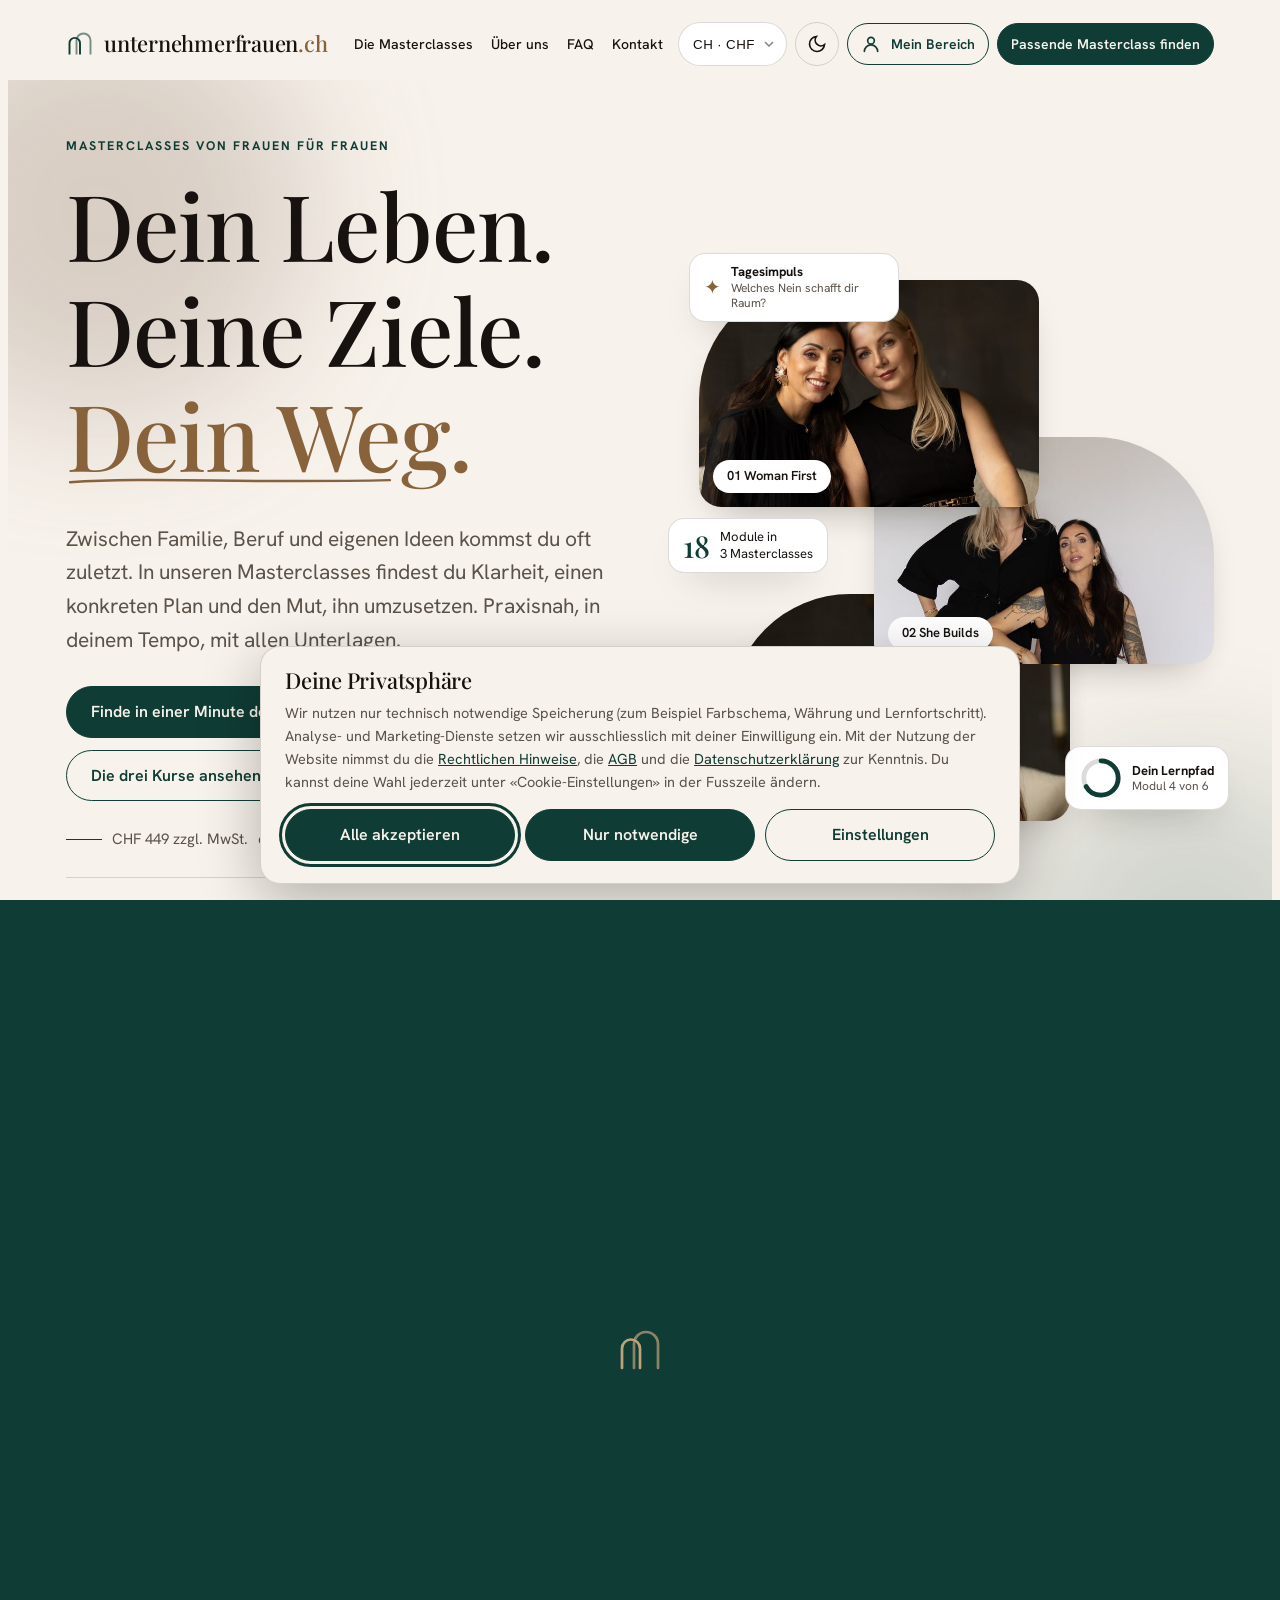
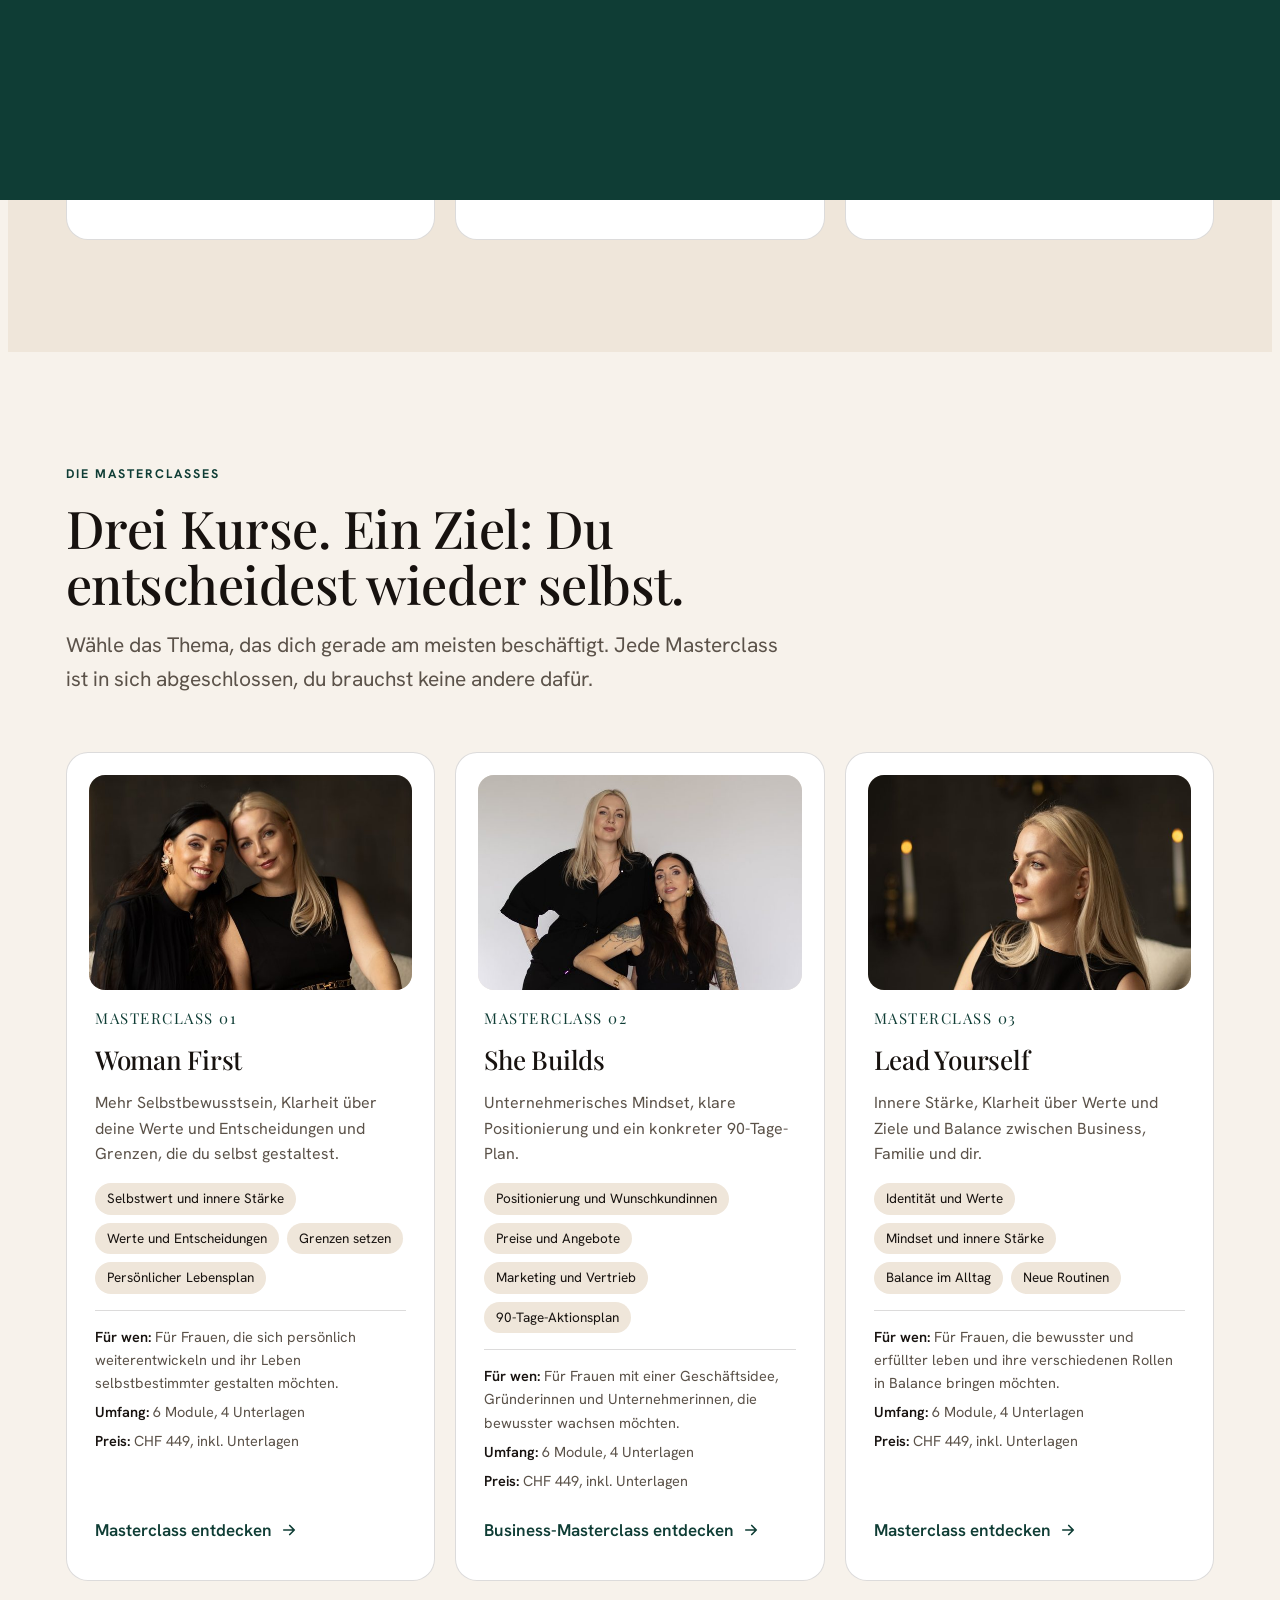
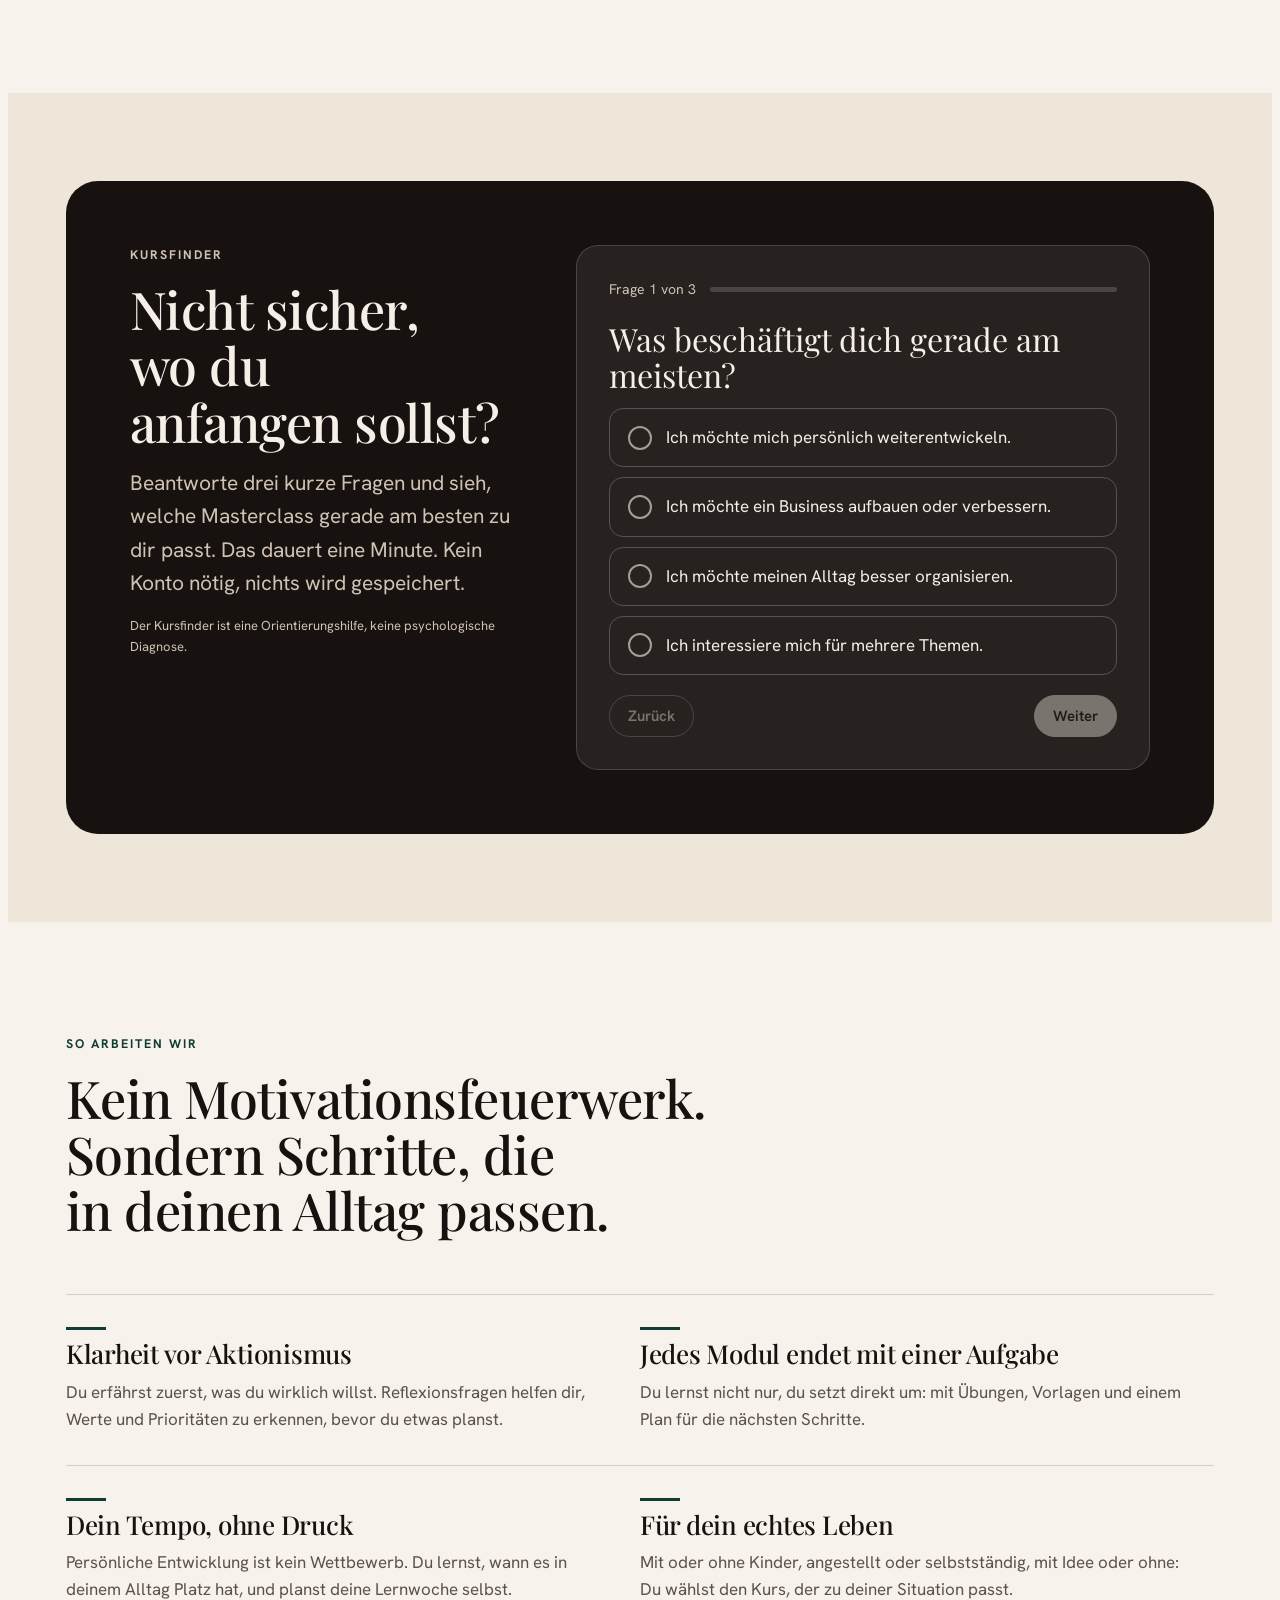
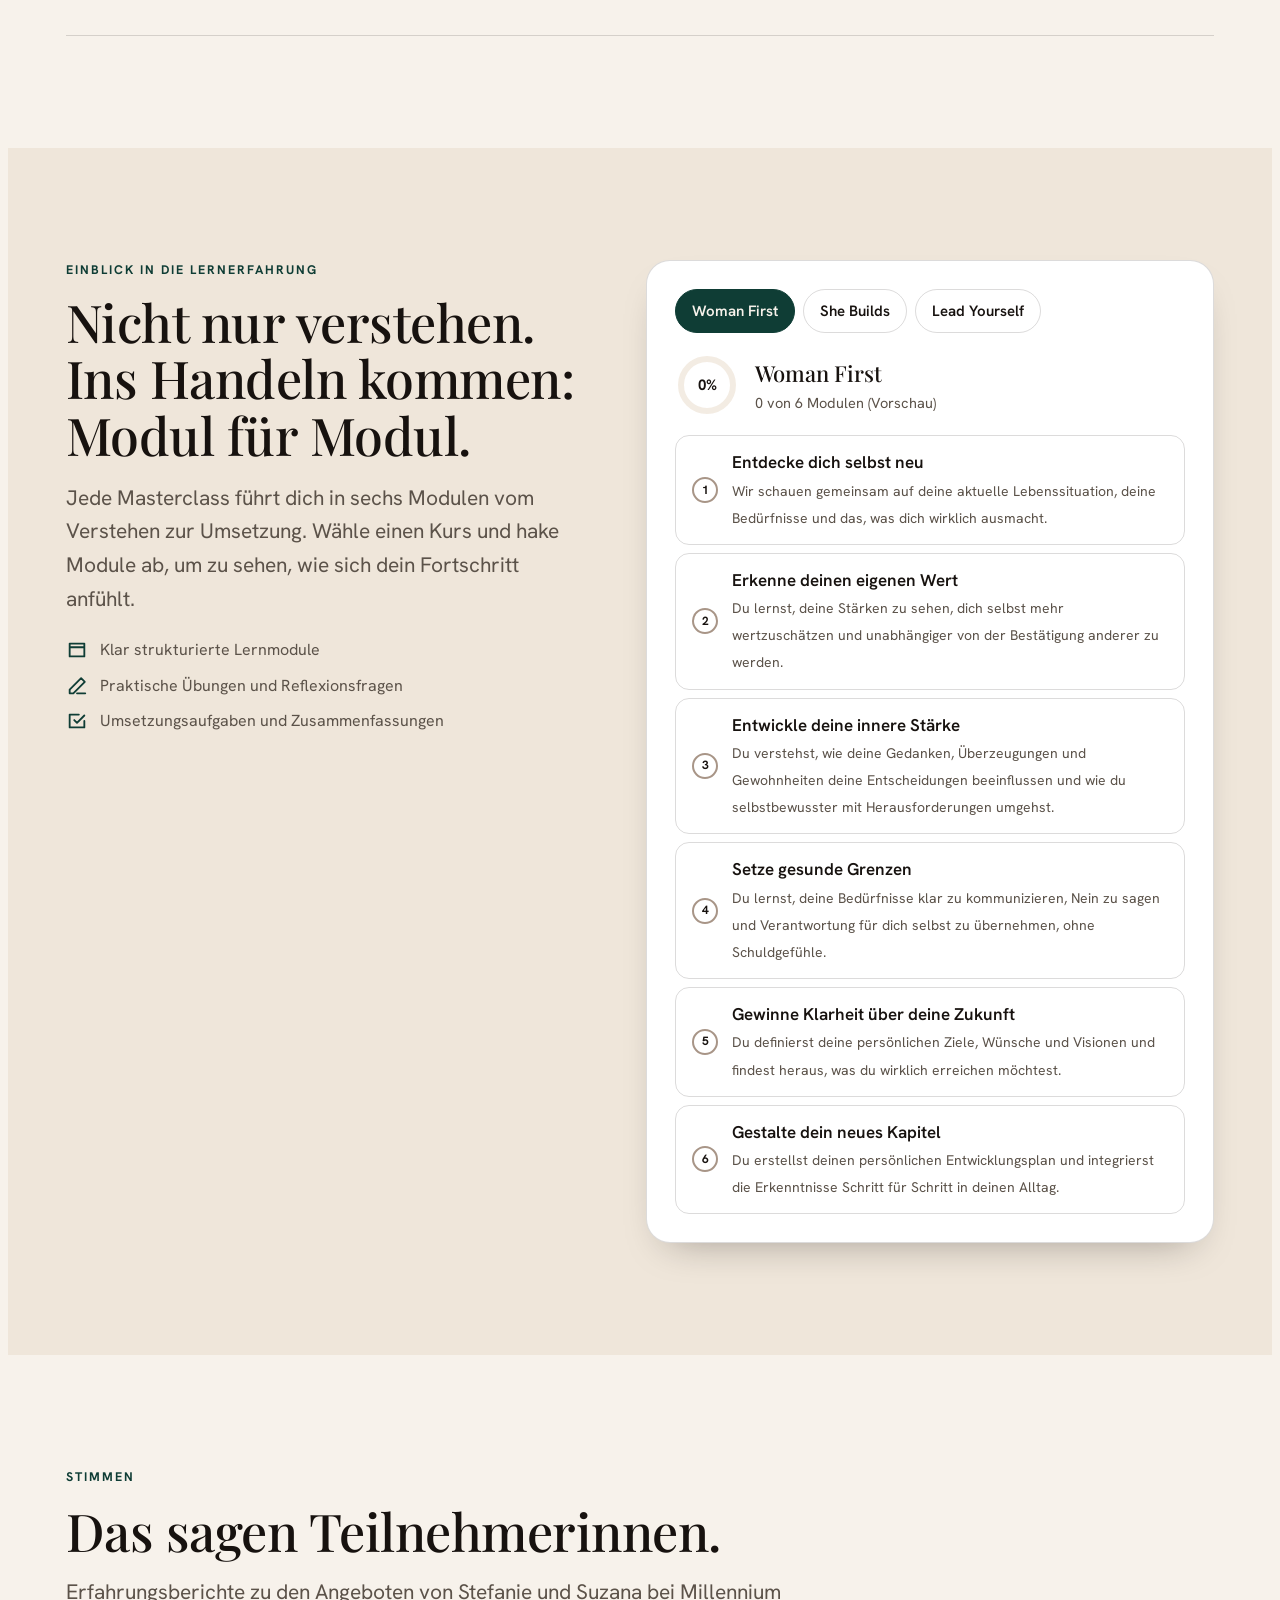
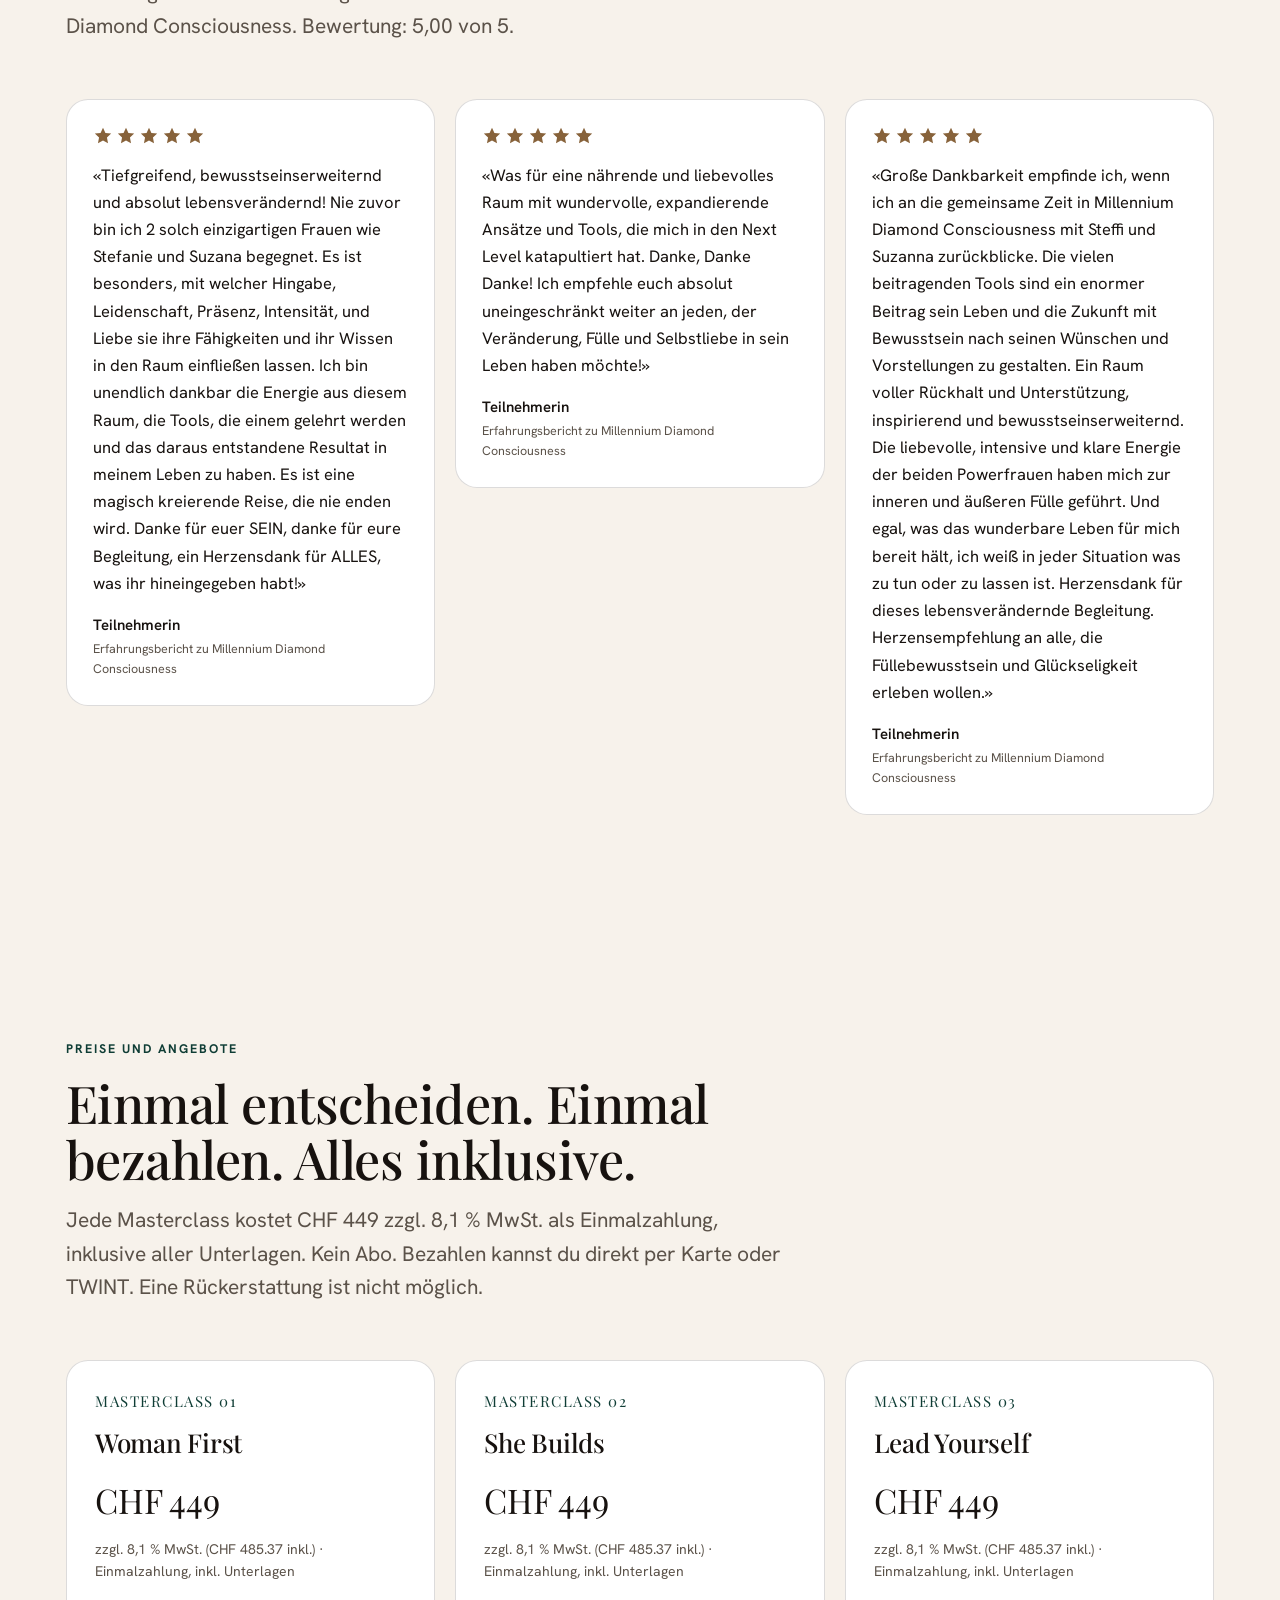
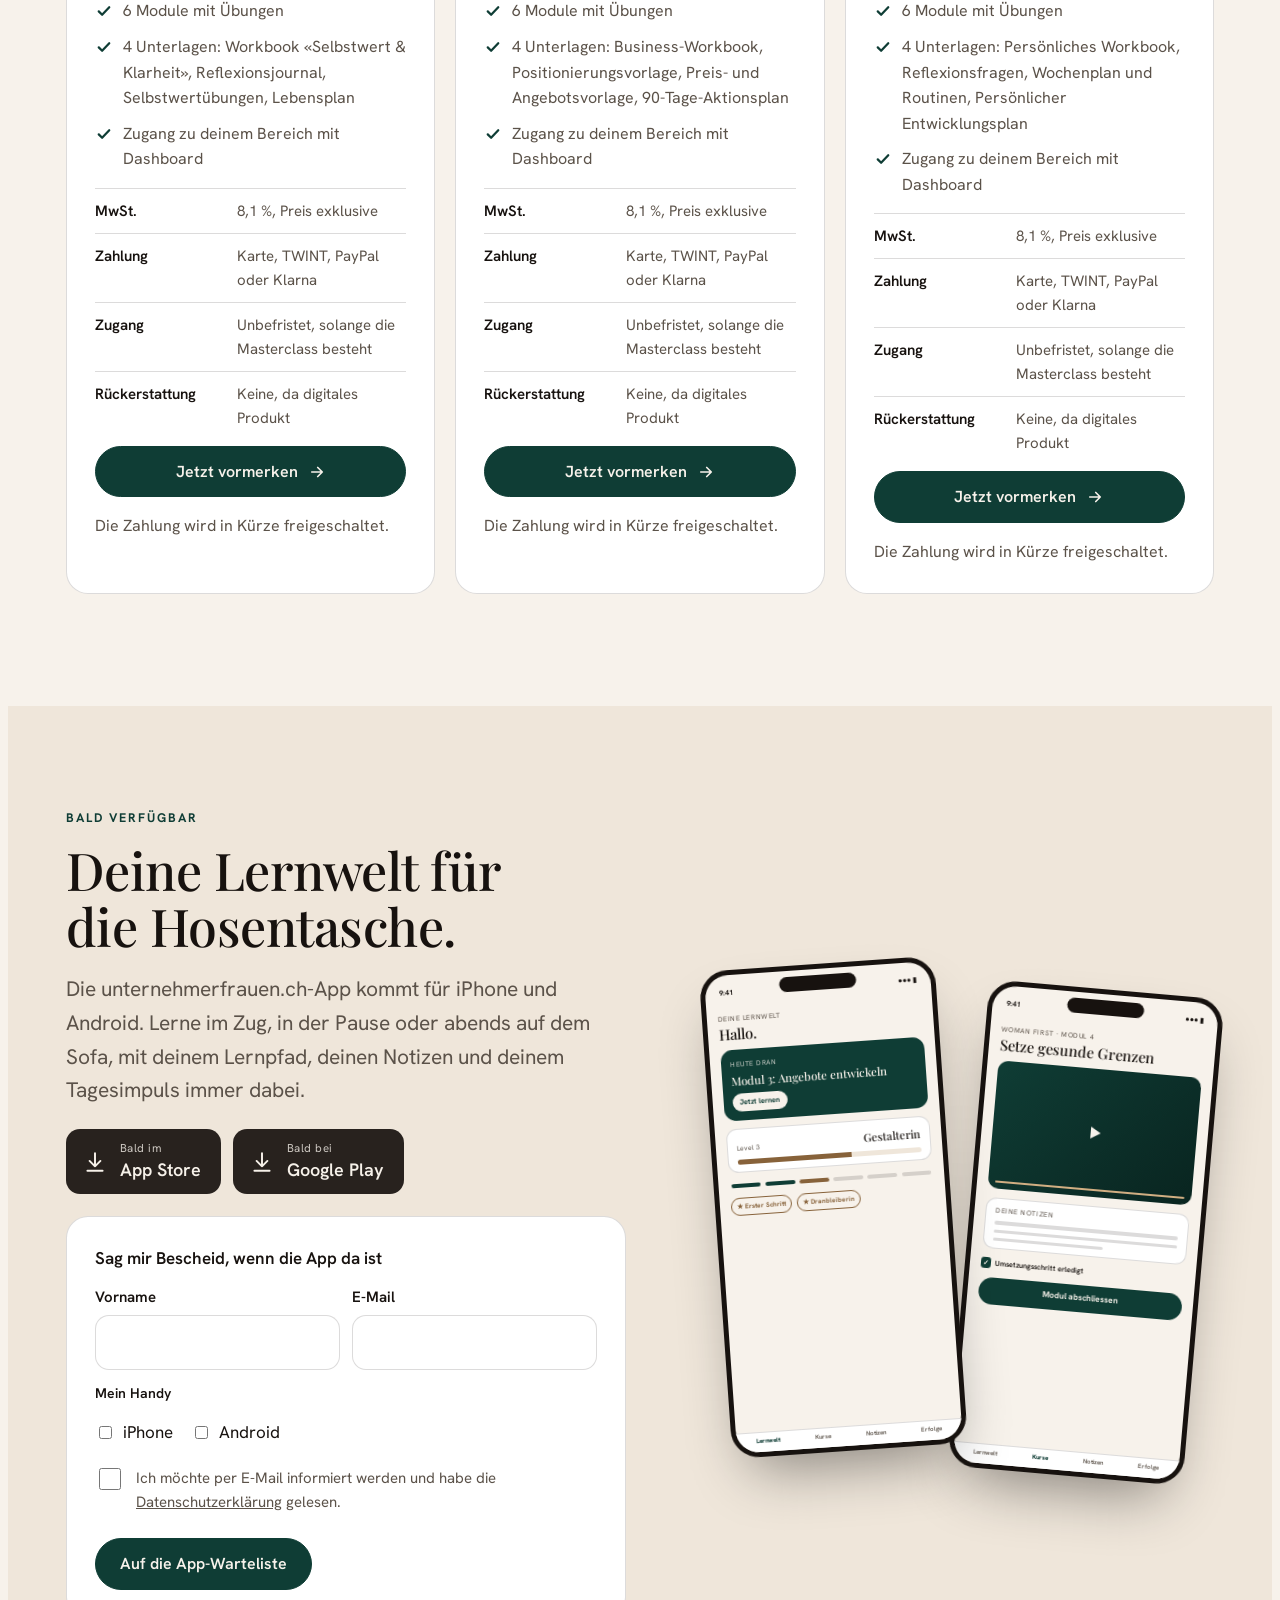
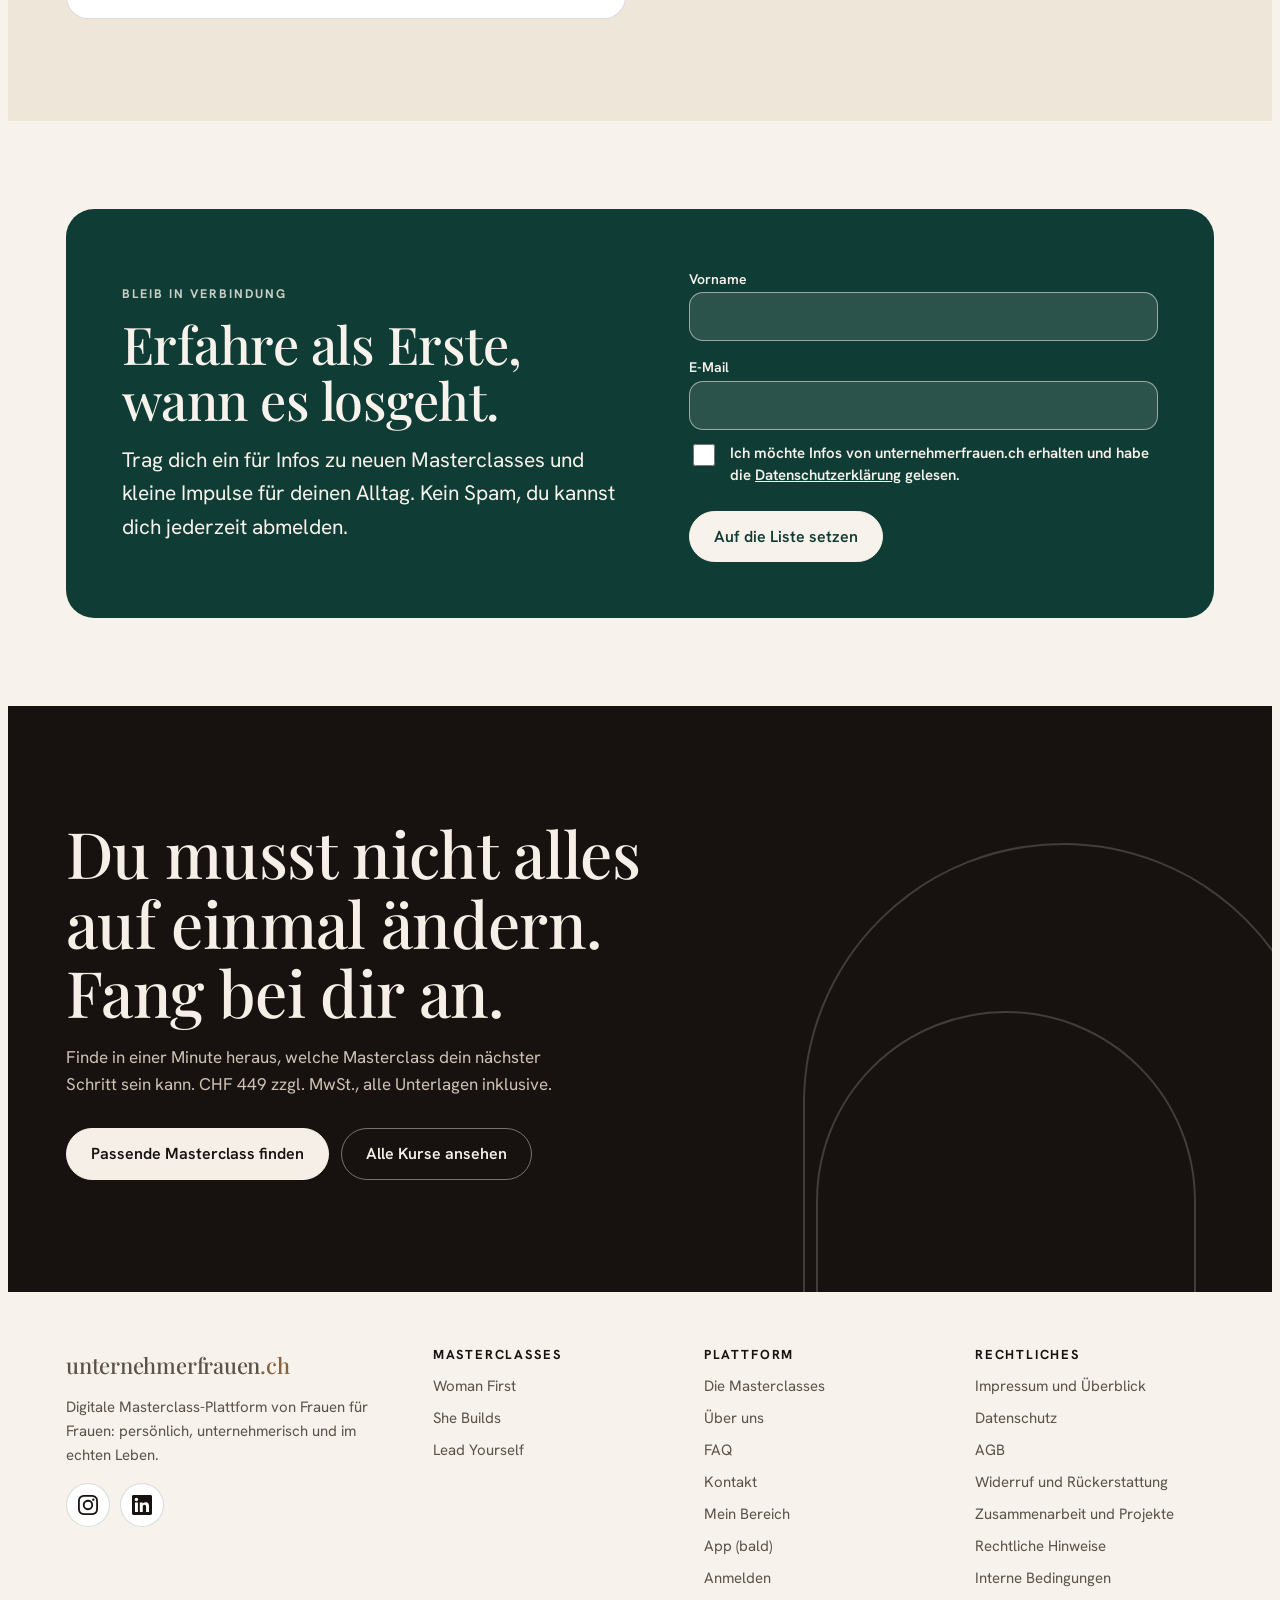
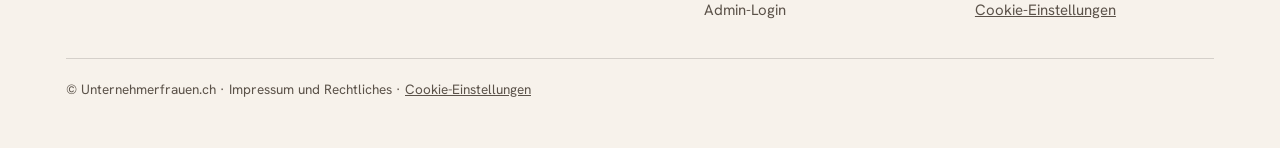
<file: index.html>
<!doctype html>
<html lang="de-CH">
<head>
<meta charset="utf-8">
<meta name="viewport" content="width=device-width,initial-scale=1,viewport-fit=cover">
<title>unternehmerfrauen.ch</title>
<meta name="description" content="Masterclasses von Frauen für Frauen: Woman First, She Builds und Lead Yourself. Klarheit, ein konkreter Plan und Umsetzung in deinem Tempo. CHF 449 zzgl. MwSt., inklusive Unterlagen.">
<link rel="canonical" href="https://unternehmerfrauen.ch/">
<meta property="og:type" content="website">
<meta property="og:locale" content="de_CH">
<meta property="og:title" content="unternehmerfrauen.ch: Masterclasses von Frauen für Frauen">
<meta property="og:description" content="Dein Leben. Deine Ziele. Dein Weg. Drei Masterclasses mit Übungen, Vorlagen und Lernplan.">
<meta property="og:url" content="https://unternehmerfrauen.ch/">
<meta name="theme-color" content="#0F3D35">
<link rel="icon" href="favicon.svg" type="image/svg+xml">
<link rel="preload" href="hanken-grotesk-latin-wght-normal.woff2" as="font" type="font/woff2" crossorigin>
<link rel="preload" href="playfair-display-latin-wght-normal.woff2" as="font" type="font/woff2" crossorigin>
<link rel="stylesheet" href="fonts.css">
<link rel="stylesheet" href="style.css">
</head>
<body>
<div class="progress" id="prog" aria-hidden="true"></div>
<div class="demo-bar"><div class="wrap"><b>DEMO</b><span>Vorschau-Version. Die Kasse löst keine Zahlung aus. Dozentinnenprofile folgen, Rechtstexte sind Entwürfe.</span></div></div>

<header class="top" id="top">
  <div class="wrap bar">
    <a class="logo" href="#" aria-label="unternehmerfrauen.ch, zur Startseite">
      <svg viewBox="0 0 32 32" fill="none" stroke="currentColor" stroke-width="2.2" aria-hidden="true"><path d="M4 28V15a6 6 0 0 1 12 0v13"/><path d="M12 28V12a8 8 0 0 1 16 0v16" opacity=".55"/></svg>
      <span class="wm2">unternehmerfrauen<i>.ch</i></span>
    </a>
    <nav class="main" aria-label="Hauptnavigation">
      <a href="#masterclasses">Die Masterclasses</a>
      <a href="#ueber-uns">Über uns</a>
      <a href="#faq">FAQ</a>
      <a href="#kontakt">Kontakt</a>
    </nav>
    <label class="ctry"><span class="sr">Land und Währung</span><select id="ctrySel" aria-label="Land und Währung wählen"><option value="CH">CH · CHF</option><option value="DE">DE · EUR</option><option value="AT">AT · EUR</option></select></label>
    <button class="icon-btn" id="themeBtn" type="button" aria-label="Farbschema wechseln"><svg viewBox="0 0 24 24" fill="none" stroke="currentColor" stroke-width="2" stroke-linecap="round"><path d="M21 12.8A9 9 0 1 1 11.2 3a7 7 0 0 0 9.8 9.8z"/></svg></button>
    <a class="btn ghost sm dash-link" href="#dashboard" aria-label="Mein Bereich, zum Dashboard"><svg viewBox="0 0 24 24" fill="none" stroke="currentColor" stroke-width="2" stroke-linecap="round" stroke-linejoin="round" aria-hidden="true"><circle cx="12" cy="8" r="4"/><path d="M4 21a8 8 0 0 1 16 0"/></svg><span>Mein Bereich</span></a>
    <a class="btn sm cta-head" href="#kursfinder" data-track="header_cta_click">Passende Masterclass finden</a>
    <button class="icon-btn burger" id="burger" type="button" aria-label="Menü öffnen" aria-expanded="false" aria-controls="drawer"><svg viewBox="0 0 24 24" fill="none" stroke="currentColor" stroke-width="2" stroke-linecap="round"><path d="M4 8h16M4 16h16"/></svg></button>
  </div>
</header>

<div class="drawer" id="drawer" role="dialog" aria-modal="true" aria-label="Menü">
  <div class="row"><span class="logo" style="margin:0"><span class="wm2">unternehmerfrauen<i>.ch</i></span></span><button class="icon-btn" id="closeDrawer" type="button" aria-label="Menü schliessen"><svg viewBox="0 0 24 24" fill="none" stroke="currentColor" stroke-width="2" stroke-linecap="round"><path d="M6 6l12 12M18 6L6 18"/></svg></button></div>
  <a class="l" href="#masterclasses">Die Masterclasses</a>
  <a class="l" href="#ueber-uns">Über uns</a>
  <a class="l" href="#faq">FAQ</a>
  <a class="l" href="#kontakt">Kontakt</a>
  <a class="l" href="#dashboard">Mein Bereich</a>
  <a class="btn" style="margin-top:20px" href="#kursfinder">Passende Masterclass finden</a>
</div>

<div class="intro" id="intro" aria-hidden="true"><div class="ib"><svg viewBox="0 0 32 32" fill="none" stroke="currentColor" stroke-width="1.6" stroke-linecap="round"><path d="M4 28V15a6 6 0 0 1 12 0v13"/><path d="M12 28V12a8 8 0 0 1 16 0v16" opacity=".7"/></svg><div class="wm">unternehmerfrauen<i>.ch</i></div><div class="ln"></div><div class="sub">Von Frauen für Frauen</div></div></div>
<script src="boot.js"></script>
<div class="curtain rst" id="curtain" aria-hidden="true"><svg viewBox="0 0 32 32" fill="none" stroke="currentColor" stroke-width="1.8" stroke-linecap="round"><path d="M4 28V15a6 6 0 0 1 12 0v13"/><path d="M12 28V12a8 8 0 0 1 16 0v16" opacity=".7"/></svg></div>
<main id="home">
  <section id="phead" hidden style="padding-block:clamp(28px,5vw,56px) 0"><div class="wrap"><p class="crumbs"><a href="#">Start</a> / <span id="pheadC"></span></p><h1 id="pheadT" class="phh"></h1><p class="lead" id="pheadL" style="margin-top:18px"></p></div></section>
  <section class="hero" style="padding-block-start:clamp(24px,5vw,56px)">
    <div class="blob b1"></div><div class="blob b2"></div>
    <div class="wrap hero-grid">
      <div>
        <p class="eyebrow fade">Masterclasses von Frauen für Frauen</p>
        <h1><span class="ln"><span>Dein Leben.</span></span><span class="ln"><span>Deine Ziele.</span></span><span class="ln"><span>Dein Weg.<svg class="uline" viewBox="0 0 300 14" preserveAspectRatio="none" aria-hidden="true"><path d="M3 9C70 2 150 13 297 4"/></svg></span></span></h1>
        <p class="lead fade d2">Zwischen Familie, Beruf und eigenen Ideen kommst du oft zuletzt. In unseren Masterclasses findest du Klarheit, einen konkreten Plan und den Mut, ihn umzusetzen. Praxisnah, in deinem Tempo, mit allen Unterlagen.</p>
        <div class="cta-row fade d2">
          <a class="btn" href="#kursfinder" data-track="hero_cta_click">Finde in einer Minute deine Masterclass <svg viewBox="0 0 24 24" fill="none" stroke="currentColor" stroke-width="2.2" stroke-linecap="round" stroke-linejoin="round"><path d="M5 12h14M13 6l6 6-6 6"/></svg></a>
          <a class="btn ghost" href="#masterclasses">Die drei Kurse ansehen</a>
        </div>
        <p class="trust fade d2"><i></i><span class="prt2">CHF 449 zzgl. MwSt.</span> einmalig · Unterlagen inklusive</p>
        <div class="hstats fade d3" id="hstats" role="list"><div role="listitem"><b data-hs="c">0</b><span>Masterclasses</span></div><div role="listitem"><b data-hs="m">0</b><span>Module</span></div><div role="listitem"><b data-hs="u">0</b><span>Unterlagen</span></div></div>
      </div>
      <div class="hcs" role="group" aria-label="Die drei Masterclasses">
        
        <div class="hchip c1" aria-hidden="true"><b data-hc="mods">0</b><span>Module in<br>3 Masterclasses</span></div>
        <div class="hchip c2" aria-hidden="true"><svg viewBox="0 0 44 44"><circle class="bg" cx="22" cy="22" r="18"/><circle class="fg" cx="22" cy="22" r="18"/></svg><span><b>Dein Lernpfad</b><small>Modul 4 von 6</small></span></div>
        <div class="hchip c3" aria-hidden="true"><i>✦</i><span><b>Tagesimpuls</b><small>Welches Nein schafft dir Raum?</small></span></div>
        <a class="hc h1c float" href="#woman-first" data-par=".05"><img data-img="p.card" alt="Zwei Frauen in Schwarz sitzen eng beieinander auf einem hellen Sofa und lächeln" width="1100" height="825"><span class="lab">01 Woman First</span></a>
        <a class="hc h2c float" href="#she-builds" data-par=".1"><img data-img="b.hero" alt="Zwei Frauen in Schwarz sitzen vor hellem Studiohintergrund auf weissen Podesten" width="1100" height="825"><span class="lab">02 She Builds</span></a>
        <a class="hc h3c float" href="#lead-yourself" data-par=".02"><img data-img="a.hero" alt="Eine Frau mit blondem Haar sitzt im Sessel und blickt nachdenklich zur Seite" width="1100" height="825"><span class="lab">03 Lead Yourself</span></a>
      </div>
    </div>
  </section>

  <section class="alt" id="erkennen">
    <div class="wrap">
      <div class="sec-head rv"><p class="eyebrow">Kommt dir das bekannt vor?</p><h2 class="h2">Du leistest jeden Tag viel. Nur für dich selbst bleibt oft am wenigsten übrig.</h2><p class="lead">Das liegt selten an fehlendem Willen. Meist fehlen Klarheit, ein klarer Plan und ein Raum, der nur dir gehört. Genau dort setzen die Masterclasses an.</p></div>
      <div class="grid3 recog" id="recog"></div>
    </div>
  </section>

  <section id="masterclasses">
    <div class="wrap">
      <div class="sec-head rv"><p class="eyebrow">Die Masterclasses</p><h2 class="h2">Drei Kurse. Ein Ziel: Du entscheidest wieder selbst.</h2><p class="lead">Wähle das Thema, das dich gerade am meisten beschäftigt. Jede Masterclass ist in sich abgeschlossen, du brauchst keine andere dafür.</p></div>
      <div class="grid3" id="courseGrid"></div>
    </div>
  </section>

  <section class="alt" id="kursfinder" style="padding-block:clamp(40px,7vw,88px)">
    <div class="wrap">
      <div class="finder rv">
        <div style="display:grid;gap:16px;align-content:start">
          <p class="eyebrow">Kursfinder</p>
          <h2 class="h2">Nicht sicher, wo du anfangen sollst?</h2>
          <p class="lead">Beantworte drei kurze Fragen und sieh, welche Masterclass gerade am besten zu dir passt. Das dauert eine Minute. Kein Konto nötig, nichts wird gespeichert.</p>
          <p class="small-note">Der Kursfinder ist eine Orientierungshilfe, keine psychologische Diagnose.</p>
        </div>
        <div class="fbox" id="fbox" aria-live="polite"></div>
      </div>
    </div>
  </section>

  <section id="warum">
    <div class="wrap">
      <div class="sec-head rv"><p class="eyebrow">So arbeiten wir</p><h2 class="h2">Kein Motivationsfeuerwerk. Sondern Schritte, die in deinen Alltag passen.</h2></div>
      <div class="p4">
        <div class="pr rv" style="--i:0"><span class="k"></span><h3>Klarheit vor Aktionismus</h3><p>Du erfährst zuerst, was du wirklich willst. Reflexionsfragen helfen dir, Werte und Prioritäten zu erkennen, bevor du etwas planst.</p></div>
        <div class="pr rv" style="--i:1"><span class="k"></span><h3>Jedes Modul endet mit einer Aufgabe</h3><p>Du lernst nicht nur, du setzt direkt um: mit Übungen, Vorlagen und einem Plan für die nächsten Schritte.</p></div>
        <div class="pr rv" style="--i:2"><span class="k"></span><h3>Dein Tempo, ohne Druck</h3><p>Persönliche Entwicklung ist kein Wettbewerb. Du lernst, wann es in deinem Alltag Platz hat, und planst deine Lernwoche selbst.</p></div>
        <div class="pr rv" style="--i:3"><span class="k"></span><h3>Für dein echtes Leben</h3><p>Mit oder ohne Kinder, angestellt oder selbstständig, mit Idee oder ohne: Du wählst den Kurs, der zu deiner Situation passt.</p></div>
      </div>
    </div>
  </section>

  <section class="alt" id="lernen">
    <div class="wrap lp">
      <div class="rv">
        <p class="eyebrow">Einblick in die Lernerfahrung</p>
        <h2 class="h2" style="margin:14px 0 18px">Nicht nur verstehen. Ins Handeln kommen: Modul für Modul.</h2>
        <p class="lead">Jede Masterclass führt dich in sechs Modulen vom Verstehen zur Umsetzung. Wähle einen Kurs und hake Module ab, um zu sehen, wie sich dein Fortschritt anfühlt.</p>
        <ul class="formats">
          <li><svg viewBox="0 0 24 24" fill="none" stroke="currentColor" stroke-width="2" stroke-linecap="round" stroke-linejoin="round"><path d="M4 5h16v14H4zM4 9h16"/></svg>Klar strukturierte Lernmodule</li>
          <li><svg viewBox="0 0 24 24" fill="none" stroke="currentColor" stroke-width="2" stroke-linecap="round" stroke-linejoin="round"><path d="M12 20h9M16.5 3.5l4 4L8 20H4v-4z"/></svg>Praktische Übungen und Reflexionsfragen</li>
          <li><svg viewBox="0 0 24 24" fill="none" stroke="currentColor" stroke-width="2" stroke-linecap="round" stroke-linejoin="round"><path d="M9 11l3 3 8-8M20 12v7H4V5h10"/></svg>Umsetzungsaufgaben und Zusammenfassungen</li>
        </ul>
      </div>
      <div class="player rv" style="--i:1">
        <div class="tabs" role="tablist" aria-label="Masterclass für die Vorschau" id="lpTabs"></div>
        <div class="ptop">
          <svg class="ring" viewBox="0 0 64 64" aria-hidden="true"><circle class="bgc" cx="32" cy="32" r="26"/><circle class="fg" id="ringFg" cx="32" cy="32" r="26"/><text id="ringTx" x="32" y="37" text-anchor="middle">0%</text></svg>
          <div><b id="lpTitle" style="font-family:var(--f-display);font-size:22px;font-weight:500"></b><div id="lpCount" style="color:var(--ink2);font-size:14.5px"></div></div>
        </div>
        <ol class="mods" id="lpMods"></ol>
      </div>
    </div>
  </section>

  <section id="ueber-uns">
    <div class="wrap">
      <div class="sec-head rv"><p class="eyebrow">Die Menschen hinter der Marke</p><h2 class="h2">Von Frauen, die deinen Alltag kennen.</h2><p class="lead">Die Gründerinnen hinter unternehmerfrauen.ch.</p></div>
      <div class="founders rv"><img data-img="f.hero" alt="Die Gründerinnen: eine Frau steht in Schwarz, die andere sitzt vor ihr, im Kerzenlicht" width="1100" height="825"><div><p class="quote">Erfolg entsteht, wenn du an dich glaubst und ins Handeln kommst.</p><p class="eyebrow" style="margin-top:14px">Stefanie &amp; Suzana</p><div class="soc-btns" id="foSoc"></div></div></div>
      <div class="about rv">
        <h3 class="h3">Das sind wir: Suzana und Stefanie</h3>
        <p>Seit über 4 Jahren helfen wir selbstständigen Unternehmerinnen dabei, persönlich, unternehmerisch und wirtschaftlich zu wachsen.</p>
        <p>Gemeinsam haben wir über 37 zertifizierte Ausbildungen in den letzten 15 Jahren in den Bereichen Metaphysik &amp; Quanten Reichtumsforschung, Humanenergetik, Business, Hypnose, Coaching und Erfolgs-Mindset.</p>
        <p>Wir haben bereits über +500 Kundinnen dazu befähigt, glücklich und erfüllt in ihr Erfolgsleben durchzustarten. Diese sind auch heute noch gerne Stammkundinnen, weil sie den Millennium Vibe als Sprungbrett wertschätzen.</p>
        <div class="grid2 about-cards">
          <div class="card"><h4>Stefanie erkennt, was andere übersehen</h4><p>Ihre besondere Fähigkeit liegt darin, tief verankerte Bewusstseinsstrukturen und innere Muster präzise zu erfassen. Genau dort, wo sich unbewusste Blockaden, Selbstsabotage und innere Widersprüche zeigen.</p><p>Mit außergewöhnlicher Klarheit identifiziert sie mentale und emotionale Muster, die Frauen oft jahrelang unbewusst zurückhalten. Nicht an der Oberfläche, sondern an der Wurzel.</p></div>
          <div class="card"><h4>Suzana arbeitet auf der Ebene von Frequenz, Ausstrahlung und Identität</h4><p>Ihre Stärke liegt darin, energetische Prozesse präzise zu erfassen und neu auszurichten, ohne dabei den Bezug zur Realität zu verlieren.</p><p>Sie hilft dir, dich neu auszurichten, deine Ausstrahlung bewusst zu führen und die Version von dir zu verkörpern, die nicht mehr schwankt, sondern klar vorangeht.</p></div>
        </div>
      </div>
    </div>
  </section>

  <section class="alt" id="ergebnisse">
    <div class="wrap">
      <div class="sec-head rv"><p class="eyebrow">Was du mitnimmst</p><h2 class="h2">Das nimmst du aus jeder Masterclass mit.</h2><p class="lead">Ehrlich gesagt, was jeder Kurs dir konkret bringen soll.</p></div>
      <div class="grid3" id="goals"></div>
    </div>
  </section>
  <section id="stimmen">
    <div class="wrap">
      <div class="sec-head rv"><p class="eyebrow">Stimmen</p><h2 class="h2">Das sagen Teilnehmerinnen.</h2><p class="lead">Erfahrungsberichte zu den Angeboten von Stefanie und Suzana bei Millennium Diamond Consciousness. Bewertung: 5,00 von 5.</p></div>
      <div class="grid3 voices"><figure class="vc rv" style="--i:0"><div class="vs" role="img" aria-label="5 von 5 Sternen"><svg viewBox="0 0 24 24" aria-hidden="true"><path d="M12 2l2.94 6.26 6.86.84-5.06 4.74 1.31 6.8L12 17.3l-6.05 3.34 1.31-6.8L2.2 9.1l6.86-.84z"/></svg><svg viewBox="0 0 24 24" aria-hidden="true"><path d="M12 2l2.94 6.26 6.86.84-5.06 4.74 1.31 6.8L12 17.3l-6.05 3.34 1.31-6.8L2.2 9.1l6.86-.84z"/></svg><svg viewBox="0 0 24 24" aria-hidden="true"><path d="M12 2l2.94 6.26 6.86.84-5.06 4.74 1.31 6.8L12 17.3l-6.05 3.34 1.31-6.8L2.2 9.1l6.86-.84z"/></svg><svg viewBox="0 0 24 24" aria-hidden="true"><path d="M12 2l2.94 6.26 6.86.84-5.06 4.74 1.31 6.8L12 17.3l-6.05 3.34 1.31-6.8L2.2 9.1l6.86-.84z"/></svg><svg viewBox="0 0 24 24" aria-hidden="true"><path d="M12 2l2.94 6.26 6.86.84-5.06 4.74 1.31 6.8L12 17.3l-6.05 3.34 1.31-6.8L2.2 9.1l6.86-.84z"/></svg></div><blockquote><p>«Tiefgreifend, bewusstseinserweiternd und absolut lebensverändernd! Nie zuvor bin ich 2 solch einzigartigen Frauen wie Stefanie und Suzana begegnet. Es ist besonders, mit welcher Hingabe, Leidenschaft, Präsenz, Intensität, und Liebe sie ihre Fähigkeiten und ihr Wissen in den Raum einfließen lassen. Ich bin unendlich dankbar die Energie aus diesem Raum, die Tools, die einem gelehrt werden und das daraus entstandene Resultat in meinem Leben zu haben. Es ist eine magisch kreierende Reise, die nie enden wird. Danke für euer SEIN, danke für eure Begleitung, ein Herzensdank für ALLES, was ihr hineingegeben habt!»</p></blockquote><figcaption>Teilnehmerin<small>Erfahrungsbericht zu Millennium Diamond Consciousness</small></figcaption></figure><figure class="vc rv" style="--i:1"><div class="vs" role="img" aria-label="5 von 5 Sternen"><svg viewBox="0 0 24 24" aria-hidden="true"><path d="M12 2l2.94 6.26 6.86.84-5.06 4.74 1.31 6.8L12 17.3l-6.05 3.34 1.31-6.8L2.2 9.1l6.86-.84z"/></svg><svg viewBox="0 0 24 24" aria-hidden="true"><path d="M12 2l2.94 6.26 6.86.84-5.06 4.74 1.31 6.8L12 17.3l-6.05 3.34 1.31-6.8L2.2 9.1l6.86-.84z"/></svg><svg viewBox="0 0 24 24" aria-hidden="true"><path d="M12 2l2.94 6.26 6.86.84-5.06 4.74 1.31 6.8L12 17.3l-6.05 3.34 1.31-6.8L2.2 9.1l6.86-.84z"/></svg><svg viewBox="0 0 24 24" aria-hidden="true"><path d="M12 2l2.94 6.26 6.86.84-5.06 4.74 1.31 6.8L12 17.3l-6.05 3.34 1.31-6.8L2.2 9.1l6.86-.84z"/></svg><svg viewBox="0 0 24 24" aria-hidden="true"><path d="M12 2l2.94 6.26 6.86.84-5.06 4.74 1.31 6.8L12 17.3l-6.05 3.34 1.31-6.8L2.2 9.1l6.86-.84z"/></svg></div><blockquote><p>«Was für eine nährende und liebevolles Raum mit wundervolle, expandierende Ansätze und Tools, die mich in den Next Level katapultiert hat. Danke, Danke Danke! Ich empfehle euch absolut uneingeschränkt weiter an jeden, der Veränderung, Fülle und Selbstliebe in sein Leben haben möchte!»</p></blockquote><figcaption>Teilnehmerin<small>Erfahrungsbericht zu Millennium Diamond Consciousness</small></figcaption></figure><figure class="vc rv" style="--i:2"><div class="vs" role="img" aria-label="5 von 5 Sternen"><svg viewBox="0 0 24 24" aria-hidden="true"><path d="M12 2l2.94 6.26 6.86.84-5.06 4.74 1.31 6.8L12 17.3l-6.05 3.34 1.31-6.8L2.2 9.1l6.86-.84z"/></svg><svg viewBox="0 0 24 24" aria-hidden="true"><path d="M12 2l2.94 6.26 6.86.84-5.06 4.74 1.31 6.8L12 17.3l-6.05 3.34 1.31-6.8L2.2 9.1l6.86-.84z"/></svg><svg viewBox="0 0 24 24" aria-hidden="true"><path d="M12 2l2.94 6.26 6.86.84-5.06 4.74 1.31 6.8L12 17.3l-6.05 3.34 1.31-6.8L2.2 9.1l6.86-.84z"/></svg><svg viewBox="0 0 24 24" aria-hidden="true"><path d="M12 2l2.94 6.26 6.86.84-5.06 4.74 1.31 6.8L12 17.3l-6.05 3.34 1.31-6.8L2.2 9.1l6.86-.84z"/></svg><svg viewBox="0 0 24 24" aria-hidden="true"><path d="M12 2l2.94 6.26 6.86.84-5.06 4.74 1.31 6.8L12 17.3l-6.05 3.34 1.31-6.8L2.2 9.1l6.86-.84z"/></svg></div><blockquote><p>«Große Dankbarkeit empfinde ich, wenn ich an die gemeinsame Zeit in Millennium Diamond Consciousness mit Steffi und Suzanna zurückblicke. Die vielen beitragenden Tools sind ein enormer Beitrag sein Leben und die Zukunft mit Bewusstsein nach seinen Wünschen und Vorstellungen zu gestalten. Ein Raum voller Rückhalt und Unterstützung, inspirierend und bewusstseinserweiternd. Die liebevolle, intensive und klare Energie der beiden Powerfrauen haben mich zur inneren und äußeren Fülle geführt. Und egal, was das wunderbare Leben für mich bereit hält, ich weiß in jeder Situation was zu tun oder zu lassen ist. Herzensdank für dieses lebensverändernde Begleitung. Herzensempfehlung an alle, die Füllebewusstsein und Glückseligkeit erleben wollen.»</p></blockquote><figcaption>Teilnehmerin<small>Erfahrungsbericht zu Millennium Diamond Consciousness</small></figcaption></figure></div>
    </div>
  </section>

  <section id="preise">
    <div class="wrap">
      <div class="sec-head rv"><p class="eyebrow">Preise und Angebote</p><h2 class="h2">Einmal entscheiden. Einmal bezahlen. Alles inklusive.</h2><p class="lead">Jede Masterclass kostet <span class="prt">CHF 449 zzgl. 8,1 % MwSt.</span> als Einmalzahlung, inklusive aller Unterlagen. Kein Abo. Bezahlen kannst du direkt per Karte oder TWINT. Eine Rückerstattung ist nicht möglich.</p></div>
      <div class="grid3" id="pricing"></div>
    </div>
  </section>

  <section class="alt" id="app" style="padding-block:clamp(48px,8vw,104px)">
    <div class="wrap app-grid">
      <div class="rv">
        <p class="eyebrow">Bald verfügbar</p>
        <h2 class="h2" style="margin:14px 0 18px">Deine Lernwelt für die Hosentasche.</h2>
        <p class="lead">Die unternehmerfrauen.ch-App kommt für iPhone und Android. Lerne im Zug, in der Pause oder abends auf dem Sofa, mit deinem Lernpfad, deinen Notizen und deinem Tagesimpuls immer dabei.</p>
        <div class="stores" role="group" aria-label="App-Stores, bald verfügbar">
          <div class="store" aria-disabled="true"><svg viewBox="0 0 24 24" fill="none" stroke="currentColor" stroke-width="1.8" stroke-linecap="round" stroke-linejoin="round" aria-hidden="true"><path d="M12 4v12M7 11l5 5 5-5M5 20h14"/></svg><span><small>Bald im</small><b>App Store</b></span></div>
          <div class="store" aria-disabled="true"><svg viewBox="0 0 24 24" fill="none" stroke="currentColor" stroke-width="1.8" stroke-linecap="round" stroke-linejoin="round" aria-hidden="true"><path d="M12 4v12M7 11l5 5 5-5M5 20h14"/></svg><span><small>Bald bei</small><b>Google Play</b></span></div>
        </div>
        <form id="appForm" class="appform" novalidate>
          <p style="margin:0;font-weight:600">Sag mir Bescheid, wenn die App da ist</p>
          <div class="two-f"><div class="fld"><label for="apName">Vorname</label><input id="apName" autocomplete="given-name"></div><div class="fld"><label for="apMail">E-Mail</label><input id="apMail" type="email" autocomplete="email"></div></div>
          <fieldset class="plat"><legend>Mein Handy</legend><label><input type="checkbox" id="apIos"> iPhone</label><label><input type="checkbox" id="apAnd"> Android</label></fieldset>
          <label class="chk"><input type="checkbox" id="apOk"><span>Ich möchte per E-Mail informiert werden und habe die <a href="#datenschutz">Datenschutzerklärung</a> gelesen.</span></label>
          <div class="err" id="apErr" role="alert" style="color:#B3261E;font-size:14px"></div>
          <div><button class="btn" type="submit">Auf die App-Warteliste</button></div>
          <div class="status" id="apSt" hidden></div>
        </form>
      </div>
      <div class="phones rv" style="--i:1" role="img" aria-label="Zwei Handy-Bildschirme der App: Lernwelt mit Lernpfad und Level sowie der Kursplayer mit Notizen">
        <div class="phone p1"><div class="notch"></div><div class="scr">
          <div class="sb"><span>9:41</span><span>●●● ▮</span></div>
          <div class="ah"><small>Deine Lernwelt</small><b>Hallo.</b></div>
          <div class="acard"><small>Heute dran</small><b>Modul 3: Angebote entwickeln</b><span class="apill">Jetzt lernen</span><span class="chip">+10 Punkte</span></div>
          <div class="alvl"><div class="lr"><small>Level 3</small><b>Gestalterin</b></div><div class="abar"><i style="width:62%"></i></div></div>
          <div class="apath"><i class="d"></i><i class="d"></i><i class="n"></i><i class="n2"></i><i></i><i></i></div>
          <div class="abdg"><span>★ Erster Schritt</span><span>★ Dranbleiberin</span><span class="nb">★ Macherin</span></div>
          <div class="tabs2"><span class="on">Lernwelt</span><span>Kurse</span><span>Notizen</span><span>Erfolge</span></div>
        </div></div>
        <div class="phone p2"><div class="notch"></div><div class="scr">
          <div class="sb"><span>9:41</span><span>●●● ▮</span></div>
          <div class="ah"><small>Woman First · Modul 4</small><b>Setze gesunde Grenzen</b></div>
          <div class="avid"><span class="play"></span><i class="vp"></i></div>
          <div class="anote"><small>Deine Notizen</small><i></i><i></i><i class="s"></i></div>
          <div class="acheck"><span class="bx">✓</span> Umsetzungsschritt erledigt</div>
          <div class="apill big"><span class="t1">Modul abschliessen</span><span class="t2">Abgeschlossen ✓</span></div>
          <div class="tabs2"><span>Lernwelt</span><span class="on">Kurse</span><span>Notizen</span><span>Erfolge</span></div>
        </div></div>
        <span class="ph" style="position:absolute;right:0;top:-10px;z-index:5">Konzeptbild</span>
      </div>
    </div>
  </section>

  <section id="dranbleiben" style="padding-block:clamp(40px,7vw,88px)">
    <div class="wrap">
      <div class="lead-box rv">
        <div><p class="eyebrow" style="color:#D1AE82">Bleib in Verbindung</p><h2 class="h2" style="margin:12px 0 14px">Erfahre als Erste, wann es losgeht.</h2><p class="lead" style="color:inherit">Trag dich ein für Infos zu neuen Masterclasses und kleine Impulse für deinen Alltag. Kein Spam, du kannst dich jederzeit abmelden.</p></div>
        <form id="nlForm" novalidate>
          <div><label for="nlName">Vorname</label><input type="text" id="nlName" autocomplete="given-name"></div>
          <div><label for="nlMail">E-Mail</label><input type="email" id="nlMail" autocomplete="email"></div>
          <label class="chk"><input type="checkbox" id="nlOk"><span>Ich möchte Infos von unternehmerfrauen.ch erhalten und habe die <a href="#datenschutz" style="color:inherit">Datenschutzerklärung</a> gelesen.</span></label>
          <div class="err" id="nlErr" role="alert" style="font-size:14px"></div>
          <div><button class="btn" type="submit">Auf die Liste setzen</button></div>
          <div class="status" id="nlSt" hidden></div>
        </form>
      </div>
    </div>
  </section>

  <section class="alt" id="faq">
    <div class="wrap two">
      <div class="rv"><p class="eyebrow">FAQ</p><h2 class="h2" style="margin:14px 0 18px">Gut, dass du vorher fragst.</h2><p class="lead">Die häufigsten Fragen, ehrlich beantwortet.</p></div>
      <div class="acc rv" id="faqList" style="--i:1"></div>
    </div>
  </section>

  <section id="kontakt">
    <div class="wrap contact-grid">
      <div class="rv"><p class="eyebrow">Kontakt</p><h2 class="h2" style="margin:14px 0 18px">Fragen? Schreib uns einfach.</h2><p class="lead">Erzähl uns kurz, was dich beschäftigt, und welche Masterclass dich interessiert. Wir melden uns persönlich bei dir.</p><p class="lead" style="margin-top:14px">Oder schreib direkt an <b style="color:var(--ink)">hi@unternehmerfrauen.ch</b>.</p></div>
      <form class="contact rv" id="cform" novalidate style="--i:1">
        <div class="fld"><label for="cName">Vorname</label><input id="cName" name="name" autocomplete="given-name" required><div class="err" id="eName" role="alert"></div></div>
        <div class="fld"><label for="cMail">E-Mail</label><input id="cMail" name="mail" type="email" autocomplete="email" required><div class="err" id="eMail" role="alert"></div></div>
        <div class="fld"><label for="cCourse">Gewünschte Masterclass (optional)</label><select id="cCourse"><option value="">Noch offen</option></select></div>
        <div class="fld"><label for="cMsg">Anliegen (optional)</label><textarea id="cMsg"></textarea></div>
        <div class="hp" aria-hidden="true"><label>Nicht ausfüllen<input id="cHp" tabindex="-1" autocomplete="off"></label></div>
        <label class="chk"><input type="checkbox" id="cOk"><span>Ich habe die Datenschutzhinweise gelesen.</span></label>
        <div class="err" id="eOk" role="alert" style="color:#B3261E;font-size:14px"></div>
        <div><button class="btn" type="submit">Anfrage prüfen</button></div>
        <div class="status" id="cStatus" hidden></div>
      </form>
    </div>
  </section>

  <section class="final">
    <div class="arc"></div><div class="arc b"></div>
    <div class="wrap" style="position:relative">
      <h2 class="rv">Du musst nicht alles auf einmal ändern. Fang bei dir an.</h2>
      <p class="rv">Finde in einer Minute heraus, welche Masterclass dein nächster Schritt sein kann. <span class="prt2">CHF 449 zzgl. MwSt.</span>, alle Unterlagen inklusive.</p>
      <div class="cta-row rv"><a class="btn" href="#kursfinder">Passende Masterclass finden</a><a class="btn ghost" href="#masterclasses">Alle Kurse ansehen</a></div>
    </div>
  </section>
</main>

<main id="course" hidden></main>
<div class="sticky-cta" id="sticky"><b id="stickyT"></b><button class="btn sm" type="button" id="stickyB">Jetzt sichern</button></div>

<footer>
  <div class="wrap">
    <div class="fgrid">
      <div><a class="logo" href="#" style="margin-bottom:12px"><span class="wm2">unternehmerfrauen<i>.ch</i></span></a><p>Digitale Masterclass-Plattform von Frauen für Frauen: persönlich, unternehmerisch und im echten Leben.</p><ul class="soc" id="fSoc" aria-label="Unternehmerfrauen in den sozialen Medien"></ul></div>
      <div><h4>Masterclasses</h4><ul id="fLinks"></ul></div>
      <div><h4>Plattform</h4><ul id="fPlat"><li><a href="#masterclasses">Die Masterclasses</a></li><li><a href="#ueber-uns">Über uns</a></li><li><a href="#faq">FAQ</a></li><li><a href="#kontakt">Kontakt</a></li><li><a href="#dashboard">Mein Bereich</a></li><li><a href="#app">App (bald)</a></li></ul></div>
      <div><h4>Rechtliches</h4><ul><li><a href="#impressum">Impressum und Überblick</a></li><li><a href="#datenschutz">Datenschutz</a></li><li><a href="#agb">AGB</a></li><li><a href="#widerruf">Widerruf und Rückerstattung</a></li><li><a href="#zusammenarbeit">Zusammenarbeit und Projekte</a></li><li><a href="#rechtliches">Rechtliche Hinweise</a></li><li><a href="#intern">Interne Bedingungen</a></li><li><button type="button" class="fcookie" data-cookie-open>Cookie-Einstellungen</button></li></ul></div>
    </div>
    <p class="legal">© Unternehmerfrauen.ch · <a href="#impressum">Impressum und Rechtliches</a> · <button type="button" class="fcookie" data-cookie-open>Cookie-Einstellungen</button></p>
  </div>
</footer>
<div class="toast" id="toast" role="status"></div>

<script src="config.js"></script>
<script src="app.js"></script>
</body>
</html>
</file>
<file: fonts.css>
/* Schriften lokal gehostet (keine Verbindung zu Google). Lizenz: SIL Open Font License 1.1 */
@font-face{font-family:'Playfair Display';font-style:normal;font-weight:400 900;font-display:swap;src:url(playfair-display-latin-wght-normal.woff2) format('woff2')}
@font-face{font-family:'Playfair Display';font-style:italic;font-weight:400 900;font-display:swap;src:url(playfair-display-latin-wght-italic.woff2) format('woff2')}
@font-face{font-family:'Hanken Grotesk';font-style:normal;font-weight:100 900;font-display:swap;src:url(hanken-grotesk-latin-wght-normal.woff2) format('woff2')}
@font-face{font-family:'Italianno';font-style:normal;font-weight:400;font-display:swap;src:url(italianno-latin-400-normal.woff2) format('woff2')}
</file>
<file: style.css>
/* Layout concept: drei Bögen (ein Weg pro Masterclass) als wiederkehrendes Motiv; ruhige Editorial-Typografie, Bordeaux nur als Akzent. */
:root{
  --bg:#F7F2EB; --bg2:#EFE6DA; --surface:#FFFFFF; --ink:#17120F; --ink2:#5B5249;
  --accent:#0F3D35; --on-accent:#F7F2EB; --gold:#87623A; --taupe:#A89587; --line:rgba(23,18,15,.15);
  --band:#17120F; --on-band:#F6EFE7; --band-ink2:#CFC2B5; --warn:#8A5A12; --warn-bg:#F6E9CC;
  --f-display:'Playfair Display',Georgia,'Times New Roman',serif;
  --f-body:'Hanken Grotesk','Helvetica Neue',Arial,sans-serif;
  --f-script:'Italianno','Brush Script MT',cursive;
  --shadow:0 18px 40px -22px rgba(23,18,15,.4);
}
@media (prefers-color-scheme:dark){
  :root:not([data-theme="light"]){
    --bg:#14110F; --bg2:#1D1815; --surface:#251E1A; --ink:#F3ECE3; --ink2:#BDB1A5;
    --accent:#D1AE82; --on-accent:#17120F; --gold:#D1AE82; --taupe:#8E7D71; --line:rgba(243,236,227,.16);
    --band:#0C0A09; --warn:#F0CF8A; --warn-bg:#3b2d10; --shadow:0 18px 40px -22px rgba(0,0,0,.7); color-scheme:dark;
  }
}
:root[data-theme="dark"]{
  --bg:#14110F; --bg2:#1D1815; --surface:#251E1A; --ink:#F3ECE3; --ink2:#BDB1A5;
  --accent:#D1AE82; --on-accent:#17120F; --gold:#D1AE82; --taupe:#8E7D71; --line:rgba(243,236,227,.16);
  --band:#0C0A09; --warn:#F0CF8A; --warn-bg:#3b2d10; --shadow:0 18px 40px -22px rgba(0,0,0,.7); color-scheme:dark;
}
*{box-sizing:border-box}
html{scroll-behavior:smooth;scroll-padding-top:88px}
body{background:var(--bg);color:var(--ink);font-family:var(--f-body);font-size:17px;line-height:1.6;-webkit-font-smoothing:antialiased;overflow-x:hidden}
body::before{content:"";position:fixed;inset:0 0 auto;height:env(safe-area-inset-top,0px);z-index:60;background:var(--bg)}
h1,h2,h3,h4{font-family:var(--f-display);font-weight:500;line-height:1.08;margin:0;text-wrap:balance;letter-spacing:-.01em}
p{margin:0}
a{color:inherit}
button{font:inherit;color:inherit;cursor:pointer}
:focus-visible{outline:3px solid var(--accent);outline-offset:3px;border-radius:6px}
.wrap{max-width:1180px;margin-inline:auto;padding-left:max(16px,env(safe-area-inset-left,0px));padding-right:max(16px,env(safe-area-inset-right,0px))}
section{padding-block:clamp(56px,9vw,112px)}
.eyebrow{font-size:12.5px;font-weight:700;letter-spacing:.16em;text-transform:uppercase;color:var(--accent)}
.lead{font-size:clamp(18px,2.1vw,21px);color:var(--ink2);max-width:60ch}
.h2{font-size:clamp(30px,4.6vw,52px)}
.sec-head{display:grid;gap:16px;margin-bottom:clamp(32px,5vw,56px);max-width:760px}
.alt{background:var(--bg2)}
.ph{display:inline-block;font-size:11.5px;font-weight:700;letter-spacing:.06em;text-transform:uppercase;background:var(--warn-bg);color:var(--warn);padding:3px 9px;border-radius:99px;vertical-align:middle}

/* Demo-Leiste und Header */
.demo-bar{background:var(--band);color:var(--on-band);font-size:13.5px;padding-block:9px;text-align:center}
.demo-bar .wrap{display:flex;gap:10px;justify-content:center;align-items:center;flex-wrap:wrap}
.demo-bar b{background:var(--warn-bg);color:var(--warn);padding:1px 8px;border-radius:99px;font-size:11.5px;letter-spacing:.06em}
header.top{position:sticky;top:env(safe-area-inset-top,0px);z-index:50;transition:background .3s,box-shadow .3s,backdrop-filter .3s}
header.top.scrolled{background:color-mix(in srgb,var(--bg) 88%,transparent);backdrop-filter:blur(14px);-webkit-backdrop-filter:blur(14px);box-shadow:0 1px 0 var(--line)}
.bar{display:flex;align-items:center;gap:20px;min-height:72px}
.logo{display:flex;align-items:center;gap:10px;text-decoration:none;font-family:var(--f-display);font-size:22px;font-weight:500;letter-spacing:-.01em;margin-right:auto}
.logo svg{width:28px;height:28px;color:var(--accent)}
nav.main{display:flex;gap:4px}
nav.main a{text-decoration:none;font-size:15px;font-weight:500;padding:8px 12px;border-radius:99px;transition:background .2s}
nav.main a:hover{background:var(--bg2)}
.btn{display:inline-flex;align-items:center;justify-content:center;gap:10px;min-height:48px;padding:12px 24px;border-radius:99px;border:1.5px solid var(--accent);background:var(--accent);color:var(--on-accent);font-weight:600;font-size:16px;text-decoration:none;transition:transform .25s,box-shadow .25s,background .25s,color .25s;position:relative}
.btn:hover{transform:translateY(-2px);box-shadow:0 12px 24px -12px var(--accent)}
.btn svg{width:18px;height:18px;transition:transform .25s}
.btn:hover svg{transform:translateX(4px)}
.btn.ghost{background:transparent;color:var(--accent)}
.btn.ghost:hover{background:var(--accent);color:var(--on-accent)}
.btn.sm{min-height:42px;padding:8px 18px;font-size:15px}
.icon-btn{width:44px;height:44px;border-radius:50%;border:1.5px solid var(--line);background:transparent;display:grid;place-items:center}
.icon-btn svg{width:20px;height:20px}
.burger{display:none}
@media(max-width:980px){
  nav.main,.bar .btn.cta-head{display:none}
  .burger{display:grid}
}
.drawer{position:fixed;inset:0;z-index:70;background:var(--bg);padding:calc(env(safe-area-inset-top,0px) + 20px) max(16px,env(safe-area-inset-right,0px)) 24px max(16px,env(safe-area-inset-left,0px));display:flex;flex-direction:column;gap:6px;transform:translateY(-100%);transition:transform .4s cubic-bezier(.2,.8,.2,1);visibility:hidden}
.drawer.open{transform:none;visibility:visible}
.drawer a.l{font-family:var(--f-display);font-size:30px;text-decoration:none;padding:12px 0;border-bottom:1px solid var(--line)}
.drawer .row{display:flex;justify-content:space-between;align-items:center;margin-bottom:16px}
.progress{position:fixed;left:0;right:0;top:0;height:3px;z-index:80;transform-origin:left;transform:scaleX(0);background:var(--accent)}

/* Hero */
.hero{position:relative;padding-top:clamp(24px,5vw,56px);padding-bottom:clamp(56px,8vw,96px);overflow:hidden}
.hero .blob{position:absolute;border-radius:50%;filter:blur(70px);opacity:.38;pointer-events:none;animation:drift 22s ease-in-out infinite alternate}
.hero .b1{width:420px;height:420px;background:var(--taupe);left:-120px;top:-80px}
.hero .b2{width:360px;height:360px;background:var(--accent);opacity:.16;right:-100px;bottom:-60px;animation-duration:28s}
@keyframes drift{to{transform:translate(60px,40px) scale(1.12)}}
.hero-grid{position:relative;display:grid;grid-template-columns:1.05fr .95fr;gap:clamp(24px,5vw,72px);align-items:center}
.hero h1{font-size:clamp(44px,7.4vw,92px);margin:18px 0 24px;font-weight:500}
.hero h1 .ln{display:block;overflow:hidden;padding-bottom:.06em}
.hero h1 .ln>span{display:inline-block;transform:translateY(105%);animation:rise 1s cubic-bezier(.2,.8,.2,1) forwards}
.hero h1 .ln:nth-child(2)>span{animation-delay:.12s}
.hero h1 .ln:nth-child(3)>span{animation-delay:.24s;color:var(--gold)}
@keyframes rise{to{transform:none}}
.hero .fade{opacity:0;animation:fadeup .9s .5s cubic-bezier(.2,.8,.2,1) forwards}
.hero .fade.d2{animation-delay:.7s}
@keyframes fadeup{from{opacity:0;transform:translateY(16px)}to{opacity:1;transform:none}}
.cta-row{display:flex;flex-wrap:wrap;gap:12px;margin-top:30px}
.trust{margin-top:26px;font-size:15px;color:var(--ink2);display:flex;gap:10px;align-items:center}
.trust i{width:36px;height:1.5px;background:var(--accent);display:block}
@keyframes bob{to{translate:0 -10px}}
@media(max-width:860px){.hero-grid{grid-template-columns:1fr}.hcs{order:-1;max-width:440px;justify-self:center}}

/* Reveal */
.js .rv{opacity:0;transform:translateY(24px);transition:opacity .8s cubic-bezier(.2,.8,.2,1),transform .8s cubic-bezier(.2,.8,.2,1);transition-delay:calc(var(--i,0)*90ms)}
.js .rv.in{opacity:1;transform:none}

/* Cards */
.grid3{display:grid;grid-template-columns:repeat(3,1fr);gap:20px}
@media(max-width:980px){.grid3{grid-template-columns:1fr}}
.card{position:relative;background:var(--surface);border:1px solid var(--line);border-radius:22px;padding:28px;display:flex;flex-direction:column;gap:16px;min-width:0;overflow:hidden;transition:transform .35s cubic-bezier(.2,.8,.2,1),box-shadow .35s}
.card::after{content:"";position:absolute;inset:0;background:radial-gradient(360px circle at var(--mx,50%) var(--my,-40%),color-mix(in srgb,var(--accent) 12%,transparent),transparent 60%);opacity:0;transition:opacity .3s;pointer-events:none}
.card:hover{transform:translateY(-6px);box-shadow:var(--shadow)}
.card:hover::after{opacity:1}
.card h3{font-size:26px}
.card p{color:var(--ink2);font-size:16px}
.recog .q{font-family:var(--f-display);font-size:24px;line-height:1.2;color:var(--ink)}
.link{display:inline-flex;gap:8px;align-items:center;font-weight:600;color:var(--accent);text-decoration:none;margin-top:auto;min-height:44px}
.link svg{width:18px;height:18px;transition:transform .25s}
.link:hover svg{transform:translateX(5px)}
.course .art{height:150px;border-radius:14px;background:var(--bg2);display:grid;place-items:center;color:var(--accent);margin:-6px -6px 0}
.course .art svg{width:75%;height:100%}
.course .art path,.course .art circle,.course .art line{stroke-dasharray:1;stroke-dashoffset:1}
.in .art path,.in .art circle,.in .art line{animation:draw 1.6s .2s cubic-bezier(.4,0,.2,1) forwards}
.in .art circle{animation-delay:1.1s}
@keyframes draw{to{stroke-dashoffset:0}}
.nr{font-family:var(--f-display);font-size:15px;color:var(--accent);letter-spacing:.1em}
.chips{display:flex;flex-wrap:wrap;gap:8px;padding:0;margin:0;list-style:none}
.chips li{font-size:13.5px;padding:5px 12px;border-radius:99px;background:var(--bg2);color:var(--ink)}
.meta{display:grid;gap:6px;font-size:14.5px;color:var(--ink2);border-top:1px solid var(--line);padding-top:14px}
.meta b{color:var(--ink);font-weight:600}

/* Finder */
.finder{background:var(--band);color:var(--on-band);border-radius:32px;padding:clamp(24px,5vw,64px);display:grid;grid-template-columns:.8fr 1.2fr;gap:clamp(24px,5vw,64px);position:relative;overflow:hidden}
.finder .eyebrow{color:var(--band-ink2)}
.finder .lead{color:var(--band-ink2)}
@media(max-width:900px){.finder{grid-template-columns:1fr}}
.fbox{background:color-mix(in srgb,#fff 7%,transparent);border:1px solid color-mix(in srgb,#fff 16%,transparent);border-radius:22px;padding:clamp(18px,3vw,32px);min-height:420px;display:flex;flex-direction:column;gap:20px}
.fprog{display:flex;align-items:center;gap:14px;font-size:14px;color:var(--band-ink2)}
.fprog .track{flex:1;height:5px;border-radius:9px;background:color-mix(in srgb,#fff 16%,transparent);overflow:hidden}
.fprog .fill{height:100%;background:#D1AE82;width:0;transition:width .5s cubic-bezier(.2,.8,.2,1)}
.fbox fieldset{border:0;padding:0;margin:0;display:grid;gap:10px;min-width:0}
.fbox legend{font-family:var(--f-display);font-size:clamp(24px,3vw,32px);line-height:1.15;margin-bottom:14px;padding:0}
.opt{position:relative}
.opt input{position:absolute;opacity:0;inset:0;cursor:pointer;margin:0;width:100%;height:100%}
.opt span{display:flex;gap:14px;align-items:center;padding:15px 18px;border-radius:14px;border:1.5px solid color-mix(in srgb,#fff 22%,transparent);transition:all .25s;min-height:56px}
.opt span::before{content:"";flex:none;width:20px;height:20px;border-radius:50%;border:2px solid currentColor;opacity:.6;transition:all .25s}
.opt:hover span{background:color-mix(in srgb,#fff 9%,transparent)}
.opt input:checked+span{background:var(--on-band);color:#17120F;border-color:var(--on-band)}
.opt input:checked+span::before{background:#0F3D35;border-color:#0F3D35;box-shadow:inset 0 0 0 4px var(--on-band);opacity:1}
.opt input:focus-visible+span{outline:3px solid #D1AE82;outline-offset:3px}
.fnav{display:flex;gap:12px;justify-content:space-between;margin-top:auto}
.finder .btn{background:var(--on-band);color:#17120F;border-color:var(--on-band)}
.finder .btn.ghost{background:transparent;color:var(--on-band);border-color:color-mix(in srgb,#fff 40%,transparent)}
.finder .btn[disabled]{opacity:.4;pointer-events:none}
.res{display:grid;gap:16px;animation:fadeup .6s both}
.res .why{font-size:18px;color:var(--on-band)}
.rcard{background:var(--on-band);color:#262321;border-radius:18px;padding:20px;display:grid;gap:8px}
.rcard h4{font-size:26px;color:#17120F}
.rcard p{font-size:15px;color:#5A504A}
.rcard .btn{background:#0F3D35;border-color:#0F3D35;color:#F7F2EB;justify-self:start}
.small-note{font-size:13px;color:var(--band-ink2)}

/* Principles */
.p4{display:grid;grid-template-columns:repeat(2,1fr);gap:0;border-top:1px solid var(--line)}
@media(max-width:760px){.p4{grid-template-columns:1fr}}
.pr{padding:32px 28px 32px 0;border-bottom:1px solid var(--line);display:grid;gap:10px;transition:padding .3s}
.pr h3{font-size:26px}
.pr p{color:var(--ink2)}
.pr:hover{padding-left:12px}
.pr .k{width:40px;height:3px;background:var(--accent);transition:width .4s}
.pr:hover .k{width:84px}

/* Learn preview */
.lp{display:grid;grid-template-columns:1fr 1.1fr;gap:clamp(24px,5vw,64px);align-items:start}
@media(max-width:900px){.lp{grid-template-columns:1fr}}
.tabs{display:flex;gap:8px;flex-wrap:wrap;margin-bottom:20px}
.tab{border:1.5px solid var(--line);background:transparent;padding:9px 16px;border-radius:99px;font-weight:600;font-size:15px;min-height:44px;transition:all .25s}
.tab[aria-selected="true"]{background:var(--accent);color:var(--on-accent);border-color:var(--accent)}
.player{background:var(--surface);border:1px solid var(--line);border-radius:24px;padding:clamp(18px,3vw,28px);box-shadow:var(--shadow)}
.ptop{display:flex;align-items:center;gap:16px;margin-bottom:18px}
.ring{width:64px;height:64px;flex:none}
.ring circle{fill:none;stroke-width:6}
.ring .bgc{stroke:var(--bg2)}
.ring .fg{stroke:var(--accent);stroke-linecap:round;stroke-dasharray:163.4;stroke-dashoffset:163.4;transition:stroke-dashoffset .6s cubic-bezier(.2,.8,.2,1);transform:rotate(-90deg);transform-origin:center}
.ring text{font-size:15px;font-weight:700;fill:var(--ink);font-family:var(--f-body)}
.mods{display:grid;gap:8px;margin:0;padding:0;list-style:none}
.mods button{width:100%;text-align:left;display:flex;gap:14px;align-items:center;padding:13px 16px;border-radius:14px;border:1px solid var(--line);background:transparent;min-height:54px;transition:all .25s}
.mods button:hover{border-color:var(--accent);transform:translateX(4px)}
.mods .dot{flex:none;width:26px;height:26px;border-radius:50%;border:2px solid var(--taupe);display:grid;place-items:center;font-size:12px;font-weight:700;transition:all .3s}
.mods button[aria-pressed="true"]{background:var(--bg2)}
.mods button[aria-pressed="true"] .dot{background:var(--accent);border-color:var(--accent);color:var(--on-accent)}
.formats{display:grid;gap:10px;margin:22px 0 0;padding:0;list-style:none}
.formats li{display:flex;gap:12px;align-items:flex-start;color:var(--ink2);font-size:16px}
.formats svg{flex:none;width:22px;height:22px;color:var(--accent);margin-top:2px}

/* Team / Goals / Pricing */
.person{border:1.5px dashed var(--taupe);border-radius:22px;padding:24px;display:grid;gap:12px;background:transparent}
.person .av{width:84px;height:104px;border-radius:999px 999px 10px 10px;background:var(--bg2);display:grid;place-items:center;color:var(--taupe);font-size:12px;text-align:center;padding:6px}
.person dl{margin:0;display:grid;gap:4px;font-size:14.5px;color:var(--ink2)}
.person dt{font-weight:600;color:var(--ink)}
.person dd{margin:0 0 6px}
.goal h3{font-size:24px}
.goal ul{margin:0;padding:0;list-style:none;display:grid;gap:10px}
.goal li,.tick li{display:flex;gap:10px;color:var(--ink2);font-size:16px}
.goal li::before,.tick li::before{content:"";flex:none;width:18px;height:18px;margin-top:4px;background:var(--accent);mask:url("data:image/svg+xml,%3Csvg xmlns='http://www.w3.org/2000/svg' viewBox='0 0 24 24' fill='none' stroke='black' stroke-width='3' stroke-linecap='round' stroke-linejoin='round'%3E%3Cpath d='M5 12.5l4.5 4.5L19 7'/%3E%3C/svg%3E") center/contain no-repeat;-webkit-mask:url("data:image/svg+xml,%3Csvg xmlns='http://www.w3.org/2000/svg' viewBox='0 0 24 24' fill='none' stroke='black' stroke-width='3' stroke-linecap='round' stroke-linejoin='round'%3E%3Cpath d='M5 12.5l4.5 4.5L19 7'/%3E%3C/svg%3E") center/contain no-repeat}
.tick{margin:0;padding:0;list-style:none;display:grid;gap:10px}
.tick.no li::before{background:var(--taupe);mask:url("data:image/svg+xml,%3Csvg xmlns='http://www.w3.org/2000/svg' viewBox='0 0 24 24' fill='none' stroke='black' stroke-width='3' stroke-linecap='round'%3E%3Cpath d='M6 6l12 12M18 6L6 18'/%3E%3C/svg%3E") center/contain no-repeat;-webkit-mask:url("data:image/svg+xml,%3Csvg xmlns='http://www.w3.org/2000/svg' viewBox='0 0 24 24' fill='none' stroke='black' stroke-width='3' stroke-linecap='round'%3E%3Cpath d='M6 6l12 12M18 6L6 18'/%3E%3C/svg%3E") center/contain no-repeat}
.price{font-family:var(--f-display);font-size:34px;display:flex;gap:10px;align-items:baseline;flex-wrap:wrap}
.price small{font-family:var(--f-body);font-size:14px;color:var(--ink2)}
.dl{display:grid;gap:10px;margin:0;font-size:15px}
.dl div{display:grid;grid-template-columns:130px 1fr;gap:12px;border-top:1px solid var(--line);padding-top:10px}
.dl dt{font-weight:600}.dl dd{margin:0;color:var(--ink2)}
@media(max-width:480px){.dl div{grid-template-columns:1fr;gap:2px}}

/* Accordion */
.acc{display:grid;border-top:1px solid var(--line)}
.ai{border-bottom:1px solid var(--line)}
.ai>h3,.ai>h4{font-family:var(--f-body);font-size:inherit;font-weight:inherit;letter-spacing:0}
.ai button.q{width:100%;background:none;border:0;text-align:left;display:flex;justify-content:space-between;gap:20px;align-items:center;padding:22px 0;font-family:var(--f-display);font-size:clamp(19px,2.4vw,24px);min-height:64px}
.ai button.q .pm{flex:none;width:30px;height:30px;border-radius:50%;border:1.5px solid var(--line);position:relative;transition:all .3s}
.ai button.q .pm::before,.ai button.q .pm::after{content:"";position:absolute;left:50%;top:50%;width:12px;height:1.8px;background:currentColor;translate:-50% -50%;transition:rotate .3s}
.ai button.q .pm::after{rotate:90deg}
.ai button.q[aria-expanded="true"] .pm{background:var(--accent);color:var(--on-accent);border-color:var(--accent)}
.ai button.q[aria-expanded="true"] .pm::after{rotate:0deg}
.ai .a{display:grid;grid-template-rows:0fr;transition:grid-template-rows .4s cubic-bezier(.2,.8,.2,1)}
.ai .a>div{overflow:hidden;min-height:0}
.ai .a.open{grid-template-rows:1fr}
.ai .a p{padding:0 0 22px;color:var(--ink2);max-width:68ch}
.ai .num{font-family:var(--f-display);color:var(--accent);margin-right:12px}

/* Form */
form.contact{display:grid;gap:18px;max-width:640px}
.fld{display:grid;gap:6px}
.fld label{font-weight:600;font-size:15px}
.fld input,.fld select,.fld textarea{font:inherit;color:var(--ink);background:var(--surface);border:1.5px solid var(--line);border-radius:14px;padding:13px 16px;min-height:50px;width:100%}
.fld textarea{min-height:110px;resize:vertical}
.fld input:focus,.fld select:focus,.fld textarea:focus{outline:3px solid color-mix(in srgb,var(--accent) 45%,transparent);border-color:var(--accent)}
.fld .err{color:#B3261E;font-size:14px;min-height:0}
:root[data-theme="dark"] .fld .err{color:#FFB4A9}
@media(prefers-color-scheme:dark){:root:not([data-theme="light"]) .fld .err{color:#FFB4A9}}
.fld [aria-invalid="true"]{border-color:#B3261E}
.chk{display:flex;gap:12px;align-items:flex-start;font-size:15px;color:var(--ink2)}
.chk input{width:22px;height:22px;margin-top:2px;accent-color:var(--accent);flex:none}
.hp{position:absolute;left:-9999px;width:1px;height:1px;overflow:hidden}
.status{padding:14px 18px;border-radius:14px;background:var(--warn-bg);color:var(--warn);font-size:15px}
.contact-grid{display:grid;grid-template-columns:.8fr 1.2fr;gap:clamp(24px,5vw,72px)}
@media(max-width:900px){.contact-grid{grid-template-columns:1fr}}

/* Final / footer */
.final{background:var(--band);color:var(--on-band);text-align:left;position:relative;overflow:hidden}
.final h2{font-size:clamp(34px,5.5vw,64px);max-width:16ch}
.final p{color:var(--band-ink2);margin-top:18px;max-width:50ch}
.final .btn{background:var(--on-band);color:#17120F;border-color:var(--on-band)}
.final .btn.ghost{background:transparent;color:var(--on-band);border-color:color-mix(in srgb,#fff 40%,transparent)}
.final .arc{position:absolute;right:-4%;bottom:-30%;width:min(520px,60vw);aspect-ratio:1/1.2;border:2px solid color-mix(in srgb,#fff 18%,transparent);border-radius:999px 999px 0 0;pointer-events:none}
.final .arc.b{right:6%;width:min(380px,44vw);bottom:-30%}
footer{padding-block:56px 40px;background:var(--bg);font-size:15px;color:var(--ink2)}
.fgrid{display:grid;grid-template-columns:1.4fr 1fr 1fr 1fr;gap:32px}
@media(max-width:860px){.fgrid{grid-template-columns:1fr 1fr}}
@media(max-width:520px){.fgrid{grid-template-columns:1fr}}
footer h4{font-family:var(--f-body);font-size:13px;letter-spacing:.14em;text-transform:uppercase;color:var(--ink);margin-bottom:12px;font-weight:700}
footer ul{list-style:none;margin:0;padding:0;display:grid;gap:8px}
footer a{text-decoration:none}footer a:hover{color:var(--accent)}
.legal{margin-top:36px;padding-top:20px;border-top:1px solid var(--line);font-size:13.5px}

/* Course view */
.crumb{display:inline-flex;gap:8px;align-items:center;text-decoration:none;font-weight:600;color:var(--accent);min-height:44px}
.crumb svg{width:18px;height:18px;rotate:180deg}
.chero{padding-top:clamp(16px,3vw,32px)}
.chero h1{font-size:clamp(46px,8vw,104px);margin:14px 0 20px;font-weight:500}
.chero .sub{font-size:clamp(19px,2.4vw,24px);color:var(--ink2);max-width:52ch}
.big-nr{font-family:var(--f-display);font-size:clamp(90px,16vw,200px);line-height:.8;color:transparent;-webkit-text-stroke:1.5px var(--taupe);margin-bottom:6px}
.situation{font-family:var(--f-display);font-size:clamp(26px,3.8vw,44px);line-height:1.2;max-width:28ch;font-style:italic;font-weight:400}
.two{display:grid;grid-template-columns:1fr 1fr;gap:clamp(24px,5vw,64px)}
@media(max-width:820px){.two{grid-template-columns:1fr}}
.exercise{background:var(--surface);border:1px solid var(--line);border-radius:26px;padding:clamp(20px,4vw,40px);display:grid;gap:20px}
.ex-grid{display:grid;gap:16px;max-width:680px}
.sentence{font-family:var(--f-display);font-size:clamp(22px,3vw,32px);line-height:1.3;padding:20px;border-radius:16px;background:var(--bg2)}
.sentence em{color:var(--accent);font-style:normal;border-bottom:2px solid var(--accent)}
.seg{display:flex;gap:8px;flex-wrap:wrap}
.seg button{border:1.5px solid var(--line);background:transparent;border-radius:99px;padding:8px 18px;min-height:44px;font-weight:600;transition:all .2s}
.seg button[aria-pressed="true"]{background:var(--accent);color:var(--on-accent);border-color:var(--accent)}
.stack{display:flex;height:44px;border-radius:12px;overflow:hidden;gap:3px}
.stack i{display:block;height:100%;transition:flex-grow .6s cubic-bezier(.2,.8,.2,1);min-width:0}
.rng{display:grid;gap:4px}
.rng label{display:flex;justify-content:space-between;font-weight:600;font-size:15px}
.rng input{width:100%;accent-color:var(--accent);min-height:32px}
.legend{display:flex;flex-wrap:wrap;gap:6px 16px;font-size:14px;color:var(--ink2)}
.legend span::before{content:"";display:inline-block;width:10px;height:10px;border-radius:3px;background:var(--c);margin-right:7px}
.sticky-cta{position:fixed;left:0;right:0;bottom:0;z-index:55;background:color-mix(in srgb,var(--bg) 92%,transparent);backdrop-filter:blur(12px);-webkit-backdrop-filter:blur(12px);border-top:1px solid var(--line);padding:10px max(16px,env(safe-area-inset-right,0px)) calc(10px + env(safe-area-inset-bottom,0px)) max(16px,env(safe-area-inset-left,0px));display:none;gap:12px;align-items:center;justify-content:space-between;transform:translateY(110%);transition:transform .4s}
.sticky-cta.show{transform:none}
.sticky-cta b{font-family:var(--f-display);font-weight:500;font-size:18px}
@media(max-width:820px){.sticky-cta{display:flex}}
.toast{position:fixed;left:50%;bottom:calc(24px + env(safe-area-inset-bottom,0px));translate:-50% 20px;opacity:0;background:var(--band);color:var(--on-band);padding:12px 20px;border-radius:99px;font-size:15px;z-index:90;transition:all .35s;pointer-events:none;max-width:90vw;text-align:center}
.toast.show{opacity:1;translate:-50% 0}
@media(prefers-reduced-motion:reduce){
  *,*::before,*::after{animation-duration:.01ms!important;animation-iteration-count:1!important;transition-duration:.01ms!important;scroll-behavior:auto!important}
  .js .rv{opacity:1;transform:none}
  .hero h1 .ln>span{transform:none}
  .hero .fade{opacity:1}
  .course .art path,.course .art circle,.course .art line{stroke-dashoffset:0}
}

.dash-link svg{width:20px;height:20px}
.dash-link:hover svg{transform:none}
@media(max-width:700px){.dash-link{width:44px;min-height:44px;padding:0}.dash-link span{display:none}}
.phh{font-size:clamp(40px,7vw,84px);font-weight:500}
.crumbs{font-size:14px;color:var(--ink2);margin-bottom:14px}
.crumbs a{color:var(--accent)}
.docs,.mrow{margin:0;padding:0;list-style:none;display:grid;gap:8px}
.docs li,.mrow .locked{display:flex;gap:14px;align-items:center;padding:14px 16px;border:1px solid var(--line);border-radius:14px;background:var(--surface)}
.kind{flex:none;font-size:11.5px;font-weight:700;letter-spacing:.06em;text-transform:uppercase;background:var(--bg2);color:var(--accent);padding:3px 9px;border-radius:99px}
.mrow button{width:100%;display:flex;gap:14px;align-items:center;text-align:left;padding:14px 16px;border:1px solid var(--line);border-radius:14px;background:transparent;min-height:54px;transition:all .25s}
.mrow button:hover{border-color:var(--accent);transform:translateX(4px)}
.locked{color:var(--ink2)}
.app{display:grid;grid-template-columns:240px minmax(0,1fr);gap:clamp(20px,3vw,40px);padding-block:28px 80px;align-items:start}
.side{position:sticky;top:96px;display:grid;gap:6px}
.side a{display:flex;align-items:center;min-height:46px;padding:10px 16px;border-radius:14px;text-decoration:none;font-weight:600;transition:background .2s}
.side a:hover{background:var(--bg2)}
.side a[aria-current="page"]{background:var(--accent);color:var(--on-accent)}
.side .me{padding:16px;border:1px solid var(--line);border-radius:18px;background:var(--surface);margin-bottom:10px;font-size:14px;color:var(--ink2)}
@media(max-width:860px){.app{grid-template-columns:minmax(0,1fr)}.side{position:static;display:flex;overflow-x:auto;gap:6px;padding-bottom:6px}.side a{white-space:nowrap}.side .me{display:none}}
.dh{display:flex;justify-content:space-between;align-items:flex-end;gap:16px;flex-wrap:wrap;margin-bottom:24px}
.dh h1{font-size:clamp(30px,4vw,48px);margin-top:6px}
.kpis{display:grid;grid-template-columns:repeat(4,1fr);gap:14px;margin-bottom:16px}
@media(max-width:900px){.kpis{grid-template-columns:repeat(2,1fr)}}
.kpi{background:var(--surface);border:1px solid var(--line);border-radius:18px;padding:18px;display:grid;gap:6px}
.kpi b{font-family:var(--f-display);font-size:clamp(26px,3vw,36px);font-weight:500;line-height:1;font-variant-numeric:tabular-nums}
.kpi span{font-size:14px;color:var(--ink2)}
.dg{display:grid;grid-template-columns:1.4fr 1fr;gap:16px}
@media(max-width:1000px){.dg{grid-template-columns:1fr}}
.panel{background:var(--surface);border:1px solid var(--line);border-radius:20px;padding:22px;display:grid;gap:14px;align-content:start;min-width:0}
.panel h2{font-size:24px}
.panel.lock{background:transparent;border-style:dashed}
.bars{display:flex;gap:10px}
.bcol{flex:1;display:flex;flex-direction:column;align-items:center;gap:6px;min-width:0}
.bt{height:150px;width:100%;display:flex;align-items:flex-end;justify-content:center;border-bottom:1.5px solid var(--line)}
.bt i{display:block;width:100%;max-width:44px;background:var(--accent);border-radius:8px 8px 2px 2px;min-height:3px;transition:height .7s cubic-bezier(.2,.8,.2,1)}
.bn{font-size:13px;font-weight:700;font-variant-numeric:tabular-nums}
.bd{font-size:12.5px;color:var(--ink2)}
.pbar{height:8px;border-radius:9px;background:var(--bg2);overflow:hidden}
.pbar i{display:block;height:100%;background:var(--accent);border-radius:9px;transition:width .7s cubic-bezier(.2,.8,.2,1)}
.prow{display:grid;gap:6px}
.prow .t{display:flex;justify-content:space-between;gap:12px;font-size:15px}
.step{display:flex;gap:14px;align-items:center}
.step button{width:44px;height:44px;border-radius:50%;border:1.5px solid var(--line);background:transparent;font-size:22px;line-height:1}
.step output{font-family:var(--f-display);font-size:32px;min-width:2ch;text-align:center;font-variant-numeric:tabular-nums}
.sheet{background:var(--bg);border:1px dashed var(--taupe);border-radius:14px;padding:20px;display:grid;gap:14px}
.sheet p{border-bottom:1px solid var(--line);padding-bottom:12px;color:var(--ink)}
.plan{display:grid;grid-template-columns:repeat(7,1fr);gap:10px}
@media(max-width:900px){.plan{grid-template-columns:repeat(2,1fr)}}
.pday{display:grid;gap:6px}
.pday label{font-weight:700;font-size:14px}
.pday select{font:inherit;color:var(--ink);background:var(--bg);border:1.5px solid var(--line);border-radius:12px;padding:10px;min-height:46px;width:100%}

.hcs{position:relative;aspect-ratio:1/1.05;max-width:560px;justify-self:end;width:100%}
.hc{position:absolute;width:66%;aspect-ratio:3/2;border-radius:120px 22px 22px 22px;overflow:hidden;box-shadow:var(--shadow);display:block;transition:transform .5s cubic-bezier(.2,.8,.2,1),box-shadow .5s;background:var(--bg2)}
.hc img{position:absolute;inset:0;width:100%;height:100%;object-fit:cover;object-position:50% 50%}
.hc:hover{transform:translateY(-6px) scale(1.02);z-index:5}
.hc .lab{position:absolute;left:14px;bottom:14px;background:var(--surface);color:var(--ink);font-size:13px;font-weight:600;padding:6px 14px;border-radius:99px;box-shadow:var(--shadow)}
.h1c{left:0;top:0}.h2c{right:0;top:29%;border-radius:22px 120px 22px 22px}.h3c{left:6%;top:58%}
.hnote{position:absolute;right:0;top:-12px;z-index:6}
.float{animation:bob 7s ease-in-out infinite alternate}
.h2c.float{animation-delay:-2s}.h3c.float{animation-delay:-4s}
@keyframes bob{to{translate:0 -10px}}
.course .art{height:auto;aspect-ratio:3/2;padding:0;overflow:hidden;border-radius:16px;margin:-6px -6px 0;display:block}
.course .art img{width:100%;height:100%;object-fit:cover;object-position:50% 50%;transition:transform .9s cubic-bezier(.2,.8,.2,1)}
.card:hover .art img{transform:scale(1.06)}
.quote{font-family:var(--f-script);font-size:clamp(38px,5.5vw,68px);line-height:1.05;color:var(--gold);max-width:24ch;font-weight:400}
.founders{display:grid;grid-template-columns:1fr 1fr;gap:clamp(20px,4vw,56px);align-items:center;margin-bottom:28px}
.founders img{width:100%;aspect-ratio:4/3;height:auto;object-fit:cover;object-position:50% 20%;border-radius:120px 24px 24px 24px;box-shadow:var(--shadow)}
@media(max-width:760px){.founders{grid-template-columns:1fr}}
.cx-grid{display:grid;grid-template-columns:1.1fr .9fr;gap:clamp(24px,4vw,64px);align-items:center;margin-top:12px}
@media(max-width:900px){.cx-grid{grid-template-columns:1fr}}
.cx h1{font-size:clamp(52px,8vw,104px);margin:16px 0 10px;font-weight:500;letter-spacing:-.02em}
.cx h1 .gold{color:var(--gold)}
.tagrow{display:flex;flex-wrap:wrap;gap:10px 14px;align-items:center;font-size:13px;letter-spacing:.08em;text-transform:uppercase;color:var(--ink2)}
.tagrow b{background:var(--bg2);color:var(--ink);padding:7px 14px;border-radius:99px;font-weight:600}
.claim{font-size:clamp(20px,2.6vw,30px);font-weight:600;line-height:1.2;margin:10px 0 14px;max-width:26ch}
.bens{display:grid;grid-template-columns:repeat(3,1fr);gap:14px;margin-top:26px}
@media(max-width:620px){.bens{grid-template-columns:1fr}}
.ben{display:flex;gap:12px;align-items:center;font-size:14.5px;line-height:1.3}
.ben i{flex:none;width:48px;height:48px;border-radius:50%;border:1px solid var(--gold);display:grid;place-items:center;color:var(--gold)}
.ben svg{width:24px;height:24px}
.trustrow{display:flex;flex-wrap:wrap;gap:6px 18px;font-size:14px;color:var(--ink2);margin-top:18px}
.cphoto{position:relative;padding-bottom:12%}
.cphoto .main{width:100%;height:auto;aspect-ratio:4/3;object-fit:cover;object-position:50% 20%;border-radius:120px 24px 24px 24px;display:block;box-shadow:var(--shadow)}
.cphoto .mock{position:absolute;right:-2%;bottom:0}
.mk{container-type:inline-size;position:relative;width:100%;aspect-ratio:2.15/1;border-radius:20px;overflow:hidden;background:linear-gradient(115deg,#f6efe4 0%,#ece2d2 55%,#e3d6c2 100%);box-shadow:var(--shadow)}
.mk>*{position:absolute;display:block}
.mk-floor{left:0;right:0;bottom:0;height:19%;background:linear-gradient(180deg,#d9c9ae,#cdbb9d)}
.mk-lap{left:15%;bottom:14.5%;width:40%}
.mk-scr{position:relative;display:block;aspect-ratio:16/10;border:1.1cqw solid #1a1a1c;border-bottom-width:1.3cqw;border-radius:1.2cqw 1.2cqw .3cqw .3cqw;overflow:hidden;background:#000;box-shadow:0 1.4cqw 3cqw rgba(40,28,10,.28)}
.mk-scr img{position:absolute;inset:0;width:100%;height:100%;object-fit:cover}
.mk-play{position:absolute;left:50%;top:50%;width:6.2cqw;height:6.2cqw;margin:-3.1cqw 0 0 -3.1cqw;border:.28cqw solid #fff;border-radius:50%;display:grid;place-items:center;color:#fff;background:rgba(0,0,0,.22);backdrop-filter:blur(2px)}
.mk-play svg{width:3.2cqw;height:3.2cqw}
.mk-base{display:block;height:1.5cqw;margin:0 -4%;border-radius:0 0 2.4cqw 2.4cqw;background:linear-gradient(#d4d4d8,#9b9ba2);box-shadow:0 1cqw 2cqw rgba(40,28,10,.3)}
.mk-phone{left:3.2%;bottom:15%;width:10.5%;aspect-ratio:9/18.5;border:.65cqw solid #121214;border-radius:2.1cqw;overflow:hidden;background:#000;box-shadow:0 1.2cqw 2.6cqw rgba(40,28,10,.3)}
.mk-phone img{width:100%;height:100%;object-fit:cover}
.mk-bk{left:58%;bottom:14.5%;width:16.5%;aspect-ratio:3/4.1;padding:2.4cqw 1cqw;box-sizing:border-box;text-align:center;border-radius:.4cqw .8cqw .8cqw .4cqw;box-shadow:0 1.2cqw 2.6cqw rgba(30,20,5,.35),inset .5cqw 0 .6cqw rgba(255,255,255,.07);display:flex;flex-direction:column;align-items:center;justify-content:flex-start;gap:.2cqw;font-family:var(--f-display,'Playfair Display',serif)}
.mk-bk.black{background:#1b1917;color:#d9b97c}.mk-bk.green{background:#123629;color:#d9b97c}.mk-bk.ivory{background:#f7f0e3;color:#a47e45}
.mk-bk b{font-weight:500;font-size:max(9px,2.6cqw);letter-spacing:.04em;text-transform:uppercase;line-height:1.1}
.mk-bk em{display:block;width:30%;height:1px;background:currentColor;opacity:.6;margin:1.2cqw 0 .8cqw;font-style:normal}
.mk-bk small{font-family:var(--f-body,system-ui,sans-serif);font-size:max(5.5px,.82cqw);letter-spacing:.16em;text-transform:uppercase;line-height:1.7;opacity:.92}
.mk-wb{left:76.5%;bottom:13.8%;width:16%;aspect-ratio:3/4.1;padding:2.4cqw 1cqw;box-sizing:border-box;background:#fcf8ef;color:#2a2420;text-align:center;border-radius:.3cqw .7cqw .7cqw .3cqw;box-shadow:0 1.2cqw 2.6cqw rgba(30,20,5,.3);outline:1px solid rgba(190,150,80,.55);outline-offset:-.7cqw;display:flex;flex-direction:column;align-items:center;gap:.25cqw;font-family:var(--f-display,'Playfair Display',serif)}
.mk-wb small{font-family:var(--f-body,system-ui,sans-serif);font-size:max(5.5px,.8cqw);letter-spacing:.18em;text-transform:uppercase;color:#6b5a3c}
.mk-wb em{display:block;width:24%;height:1px;background:#b38d4f;margin:.9cqw 0 1cqw;font-style:normal}
.mk-wb b{font-weight:500;font-size:max(7.5px,1.75cqw);line-height:1.28}
.cphoto .mock{width:60%;border:0;border-radius:20px}.cphoto .mock .mk{border:4px solid var(--bg);border-radius:20px}
.mk-s .mk-phone{display:none}.mk-s .mk-lap{left:5%;width:44%}.mk-s .mk-bk{left:54%;width:20%}.mk-s .mk-wb{left:76%;width:19%}
@media(max-width:600px){.mk:not(.mk-s){aspect-ratio:1.75/1}.mk:not(.mk-s) .mk-phone{display:none}.mk:not(.mk-s) .mk-lap{left:5%;width:46%}.mk:not(.mk-s) .mk-bk{left:55%;width:20%}.mk:not(.mk-s) .mk-wb{left:76.5%;width:19%}}

.expect{background:var(--band);color:var(--on-band)}
.expect .eyebrow{color:var(--gold)}
.expect .tick li{color:var(--on-band)}
.expect .tick li::before{background:var(--gold)}

:root[data-theme="dark"] .final,:root[data-theme="dark"] .expect{border-block:1px solid var(--line)}
/* ---------- Intro & Seitenwechsel ---------- */
.intro,.curtain{position:fixed;inset:0;z-index:200;background:#0F3D35;color:#F7F2EB;display:grid;place-items:center;pointer-events:none}
.intro{animation:introOut .9s cubic-bezier(.77,0,.18,1) 2.1s forwards}
.intro .ib{display:grid;justify-items:center;gap:18px;animation:ibOut .5s ease 1.9s forwards}
.intro svg,.curtain svg{width:72px;height:72px;color:#D1AE82}
.intro svg path{stroke-dasharray:90;stroke-dashoffset:90;animation:draw 1.2s ease .2s forwards}
.intro .wm{font-family:var(--f-display);font-size:clamp(26px,5vw,38px);letter-spacing:.02em;opacity:0;transform:translateY(10px);animation:wmIn .8s ease .9s forwards}
.intro .ln{width:0;height:1px;background:#D1AE82;animation:lnIn .9s ease 1.1s forwards}
.intro .sub{font-size:12px;letter-spacing:.28em;text-transform:uppercase;opacity:0;animation:wmIn .8s ease 1.3s forwards;color:#D1AE82}
@keyframes draw{to{stroke-dashoffset:0}}
@keyframes wmIn{to{opacity:1;transform:none}}
@keyframes lnIn{to{width:120px}}
@keyframes ibOut{to{opacity:0;transform:translateY(-8px)}}
@keyframes introOut{0%{clip-path:inset(0 0 0 0)}99%{clip-path:inset(0 0 100% 0);visibility:visible}100%{clip-path:inset(0 0 100% 0);visibility:hidden}}
.curtain{transform:translateY(100%);transition:transform .42s cubic-bezier(.77,0,.18,1)}
.curtain svg{width:48px;height:48px;opacity:.9}
.curtain.in{transform:none}
.curtain.out{transform:translateY(-100%)}
.curtain.rst{transition:none}
body.booting #home,body.booting #course{opacity:0}
#home,#course{animation:pgIn .7s ease both}
@keyframes pgIn{from{opacity:0;transform:translateY(14px)}to{opacity:1;transform:none}}
@media(prefers-reduced-motion:reduce){.intro{animation:introOutRM .3s ease .6s forwards}.intro *{animation:none!important;opacity:1!important;transform:none!important;stroke-dashoffset:0!important}.intro .ln{width:120px!important}.curtain{display:none}#home,#course{animation:none}}
@keyframes introOutRM{to{opacity:0;visibility:hidden}}
.tbl{overflow-x:auto}
.tbl table{width:100%;border-collapse:collapse;font-size:14.5px;min-width:640px}
.tbl th,.tbl td{text-align:left;padding:10px 12px;border-bottom:1px solid var(--line);vertical-align:top}
.tbl th{font-size:12.5px;letter-spacing:.1em;text-transform:uppercase;color:var(--ink2);font-weight:600}
.tbl tfoot td{font-weight:600;border-bottom:0}
.tbl small{color:var(--ink2)}
.vh{position:absolute;width:1px;height:1px;overflow:hidden;clip:rect(0 0 0 0)}
.bdg{display:inline-block;padding:2px 10px;border-radius:99px;font-size:12px;font-weight:600;background:var(--bg2);color:var(--ink2);border:1px solid var(--line)}
.bdg.ok{background:var(--accent);color:var(--on-accent);border-color:transparent}
.wm2 i,.intro .wm i{font-style:normal;color:var(--gold)}
.intro .wm i{color:#D1AE82}
.wm2{letter-spacing:-.01em}
@media(max-width:520px){.bar{gap:6px}.logo{font-size:17.5px;gap:7px}.logo svg{width:24px;height:24px}.icon-btn{width:40px;height:40px}.dash-link{width:40px!important;min-height:40px!important}.demo-bar{font-size:13px}}
.h1c{z-index:3}.h2c{z-index:2}.h3c{z-index:1}
.intro.skip{display:none}
.lead-box{display:grid;grid-template-columns:1.1fr 1fr;gap:clamp(20px,4vw,56px);align-items:center;background:var(--accent);color:var(--on-accent);border-radius:28px;padding:clamp(24px,5vw,56px)}
.lead-box h2{color:inherit}.lead-box p{color:inherit;opacity:.88}
.lead-box form{display:grid;gap:12px}.lead-box label{font-size:14px;font-weight:600}
.lead-box input[type=text],.lead-box input[type=email]{width:100%;min-height:48px;border-radius:14px;border:1.5px solid rgba(255,255,255,.35);background:rgba(255,255,255,.08);color:inherit;padding:10px 14px;font:inherit}
.lead-box .btn{background:var(--on-accent);color:var(--accent);border-color:var(--on-accent)}
.lead-box .chk{font-size:14px}
@media(max-width:820px){.lead-box{grid-template-columns:1fr}}
.cert{border:2px solid var(--gold);border-radius:20px;padding:clamp(22px,4vw,44px);text-align:center;background:var(--surface);display:grid;gap:10px}
.cert h2{font-size:clamp(26px,4vw,40px)}
.cert .big{font-family:var(--f-display);font-size:clamp(28px,4.5vw,46px);color:var(--gold);line-height:1.1}
.warn{padding:12px 16px;border-radius:14px;background:var(--warn-bg);color:var(--warn);font-size:14.5px}
.dash-link svg,#adminLink{flex:none}
@media(max-width:700px){.bar .btn.sm.dash-link{padding:0;gap:0;width:40px}.bar #adminLink{padding:6px 12px;min-height:40px;font-size:14px}}
.lead-box .chk span,.lead-box .chk a{color:inherit}
.lead-box .err{color:#F6D7A8}
.lwhero{display:grid;grid-template-columns:1.5fr 1fr;gap:clamp(18px,3vw,36px);background:var(--accent);color:var(--on-accent);border-radius:26px;padding:clamp(22px,4vw,44px);margin-bottom:16px;align-items:center}
.lwhero h1{font-size:clamp(30px,4.5vw,52px);color:inherit;margin:8px 0 12px}
.lwsub{opacity:.92;margin:0 0 18px;max-width:52ch}
.lwhero .btn{background:var(--on-accent);color:var(--accent);border-color:var(--on-accent)}
.lwlvl{background:rgba(255,255,255,.1);border:1px solid rgba(255,255,255,.22);border-radius:20px;padding:20px;display:grid;gap:8px}
.lwlvl .pbar{background:rgba(255,255,255,.2)}.lwlvl .pbar i{background:#D1AE82}
.lwlvl b{font-family:var(--f-display);font-size:30px;font-weight:500;line-height:1.1}
.lvn{font-size:12px;letter-spacing:.14em;text-transform:uppercase;opacity:.8}
.lwlvl.wide{background:var(--accent);color:var(--on-accent);border:0}
.lwmini{display:flex;gap:14px;flex-wrap:wrap;font-size:13.5px;opacity:.92}.lwmini b{font-size:18px;font-family:var(--f-body);font-weight:700}
@media(max-width:820px){.lwhero{grid-template-columns:1fr}}
.lwrow{display:grid;gap:10px;padding:14px 0;border-top:1px solid var(--line)}
.lwrow.locked{opacity:.7}
.lwt{display:flex;gap:12px;align-items:baseline;flex-wrap:wrap}
.lwpath{list-style:none;margin:0;padding:6px 2px 10px;display:flex;gap:0;overflow-x:auto}
.lwpath li{flex:1 0 96px;position:relative;text-align:center}
.lwpath li::before{content:"";position:absolute;top:19px;left:-50%;width:100%;height:3px;background:var(--line)}
.lwpath li:first-child::before{display:none}
.lwpath li.done::before,.lwpath li.next::before{background:var(--accent)}
.lwpath a{display:grid;justify-items:center;gap:8px;text-decoration:none;position:relative}
.lwpath .nd{width:40px;height:40px;border-radius:50%;display:grid;place-items:center;background:var(--surface);border:2px solid var(--line);font-weight:700;font-size:15px;position:relative;z-index:1}
.lwpath .done .nd{background:var(--accent);border-color:var(--accent);color:var(--on-accent)}
.lwpath .next .nd{border-color:var(--gold);color:var(--gold);box-shadow:0 0 0 6px color-mix(in srgb,var(--gold) 20%,transparent);animation:pulse 2.2s ease-in-out infinite}
.lwpath .nl{font-size:12.5px;color:var(--ink2);line-height:1.25;max-width:92px}
@keyframes pulse{50%{box-shadow:0 0 0 10px color-mix(in srgb,var(--gold) 6%,transparent)}}
@media(prefers-reduced-motion:reduce){.lwpath .next .nd{animation:none}}
.bgrow{display:flex;gap:10px;flex-wrap:wrap}
.bgd{display:inline-flex;gap:8px;align-items:center;padding:8px 14px;border-radius:99px;border:1px solid var(--line);font-size:14.5px;font-weight:600}
.bgd.on{background:color-mix(in srgb,var(--gold) 16%,var(--surface));border-color:var(--gold)}
.bgd i{font-style:normal;color:var(--gold)}
.bgrid{display:grid;grid-template-columns:repeat(auto-fill,minmax(210px,1fr));gap:14px}
.bgc{border:1px dashed var(--line);border-radius:18px;padding:18px;display:grid;gap:6px;background:transparent;opacity:.75}
.bgc.on{border:1px solid var(--gold);background:var(--surface);opacity:1}
.bgc i{font-style:normal;font-size:28px;color:var(--gold)}
.bgc span{color:var(--ink2);font-size:14.5px}.bgc small{font-weight:600;color:var(--ink2)}
.lwp{display:grid;grid-template-columns:280px minmax(0,1fr);gap:clamp(20px,3vw,44px);padding-block:28px 90px;align-items:start}
.lwside{position:sticky;top:96px;display:grid;gap:10px}
.lwct{font-family:var(--f-display);font-size:26px;font-weight:500;line-height:1.15}
.lwmods{list-style:none;margin:6px 0 0;padding:0;display:grid;gap:4px}
.lwmods a{display:flex;gap:12px;align-items:center;padding:10px 12px;border-radius:14px;text-decoration:none;font-size:15px;line-height:1.3}
.lwmods a:hover{background:var(--bg2)}.lwmods a[aria-current="page"]{background:var(--accent);color:var(--on-accent)}
.lwmods .dot{flex:none;width:28px;height:28px;border-radius:50%;display:grid;place-items:center;border:1.5px solid currentColor;font-size:13px;font-weight:700}
.lwmain h1{font-size:clamp(30px,4.5vw,52px);margin:10px 0 14px}
.vidph{margin-top:18px;aspect-ratio:16/9;max-height:360px;border-radius:22px;background:var(--bg2);border:1px dashed var(--line);display:grid;place-content:center;justify-items:center;gap:10px;text-align:center;padding:20px;color:var(--ink2)}
.refl{margin:0 0 6px;padding-left:20px;display:grid;gap:8px}
.note{width:100%;min-height:140px;border-radius:14px;border:1.5px solid var(--line);background:var(--bg);color:var(--ink);padding:12px 14px;font:inherit;line-height:1.5;resize:vertical}
.lwnav{display:flex;gap:12px;justify-content:space-between;align-items:center;flex-wrap:wrap;margin-top:22px}
@media(max-width:900px){.lwp{grid-template-columns:1fr}.lwside{position:static}}
.app-grid{display:grid;grid-template-columns:1.1fr 1fr;gap:clamp(24px,5vw,72px);align-items:center}
@media(max-width:900px){.app-grid{grid-template-columns:1fr}}
.stores{display:flex;gap:12px;flex-wrap:wrap;margin:22px 0}
.store{display:flex;align-items:center;gap:12px;padding:10px 20px 10px 16px;border-radius:14px;background:#17120F;color:#F7F2EB;opacity:.92;cursor:default;min-height:56px}
.store svg{width:26px;height:26px;flex:none}.store small{display:block;font-size:11.5px;opacity:.8;letter-spacing:.04em}.store b{font-size:18px;font-weight:600;line-height:1.1}
.appform{display:grid;gap:12px;background:var(--surface);border:1px solid var(--line);border-radius:22px;padding:clamp(18px,3vw,28px);max-width:560px}
.two-f{display:grid;grid-template-columns:1fr 1fr;gap:12px}@media(max-width:520px){.two-f{grid-template-columns:1fr}}
.plat{border:0;padding:0;margin:0;display:flex;gap:18px;flex-wrap:wrap}.plat legend{font-weight:600;font-size:14px;margin-bottom:6px;padding:0}.plat label{display:flex;gap:8px;align-items:center;min-height:44px}
.phones{position:relative;display:flex;justify-content:center;align-items:flex-start;min-height:520px;padding-top:10px}
.phone{--pw:236px;width:var(--pw);font-size:calc(var(--pw)/20);aspect-ratio:9/18.6;border-radius:2.4em;border:.5em solid #17120F;background:var(--bg);box-shadow:0 30px 60px -20px rgba(0,0,0,.45);position:relative;overflow:hidden;flex:none}
.phone.p1{transform:rotate(-4deg) translateX(-2%);z-index:2}
.phone.p2{transform:rotate(5deg) translate(6%,5%);z-index:1}
@media(max-width:520px){.phone{--pw:160px}.phones{min-height:400px;overflow:hidden;padding-inline:4px}.phone.p1{transform:rotate(-4deg) translateX(2%)}.phone.p2{transform:rotate(5deg) translate(-2%,5%)}}
.notch{position:absolute;top:.5em;left:50%;width:34%;height:1.3em;background:#17120F;border-radius:99px;transform:translateX(-50%);z-index:3}
.scr{padding:1em .9em .6em;display:grid;gap:.7em;align-content:start;height:100%;color:var(--ink)}
.sb{display:flex;justify-content:space-between;font-size:.62em;font-weight:700;padding:0 .4em}
.ah{display:grid;gap:.1em;margin-top:.6em}.ah small{font-size:.58em;color:var(--ink2);letter-spacing:.08em;text-transform:uppercase}.ah b{font-family:var(--f-display);font-size:1.25em;font-weight:500;line-height:1.1}
.acard{background:var(--accent);color:var(--on-accent);border-radius:1em;padding:.8em;display:grid;gap:.4em}.acard small{font-size:.58em;opacity:.8;letter-spacing:.08em;text-transform:uppercase}.acard b{font-family:var(--f-display);font-size:.98em;font-weight:500;line-height:1.15}
.apill{justify-self:start;background:var(--on-accent);color:var(--accent);font-size:.62em;font-weight:700;padding:.45em 1em;border-radius:99px}
.apill.big{justify-self:stretch;text-align:center;background:var(--accent);color:var(--on-accent);padding:.8em;font-size:.72em}
.alvl{display:grid;gap:.4em;background:var(--surface);border:1px solid var(--line);border-radius:.9em;padding:.6em .8em}.lr{display:flex;justify-content:space-between;align-items:baseline}.lr small{font-size:.58em;color:var(--ink2)}.lr b{font-family:var(--f-display);font-size:.95em;font-weight:500}
.abar{height:.4em;border-radius:9px;background:var(--bg2);overflow:hidden}.abar i{display:block;height:100%;background:var(--gold)}
.apath{display:flex;gap:.4em;align-items:center;padding:.2em .2em}.apath i{flex:1;height:.34em;border-radius:9px;background:var(--line);position:relative}.apath i.d{background:var(--accent)}.apath i.n{background:var(--gold)}
.abdg{display:flex;gap:.4em;flex-wrap:wrap}.abdg span{font-size:.56em;font-weight:700;padding:.4em .8em;border-radius:99px;border:1px solid var(--gold);color:var(--gold)}
.tabs2{position:absolute;left:0;right:0;bottom:0;display:flex;justify-content:space-around;padding:.6em .4em .8em;border-top:1px solid var(--line);background:var(--surface);font-size:.52em;color:var(--ink2);font-weight:600}.tabs2 .on{color:var(--accent);font-weight:800}
.avid{aspect-ratio:16/10;border-radius:.9em;background:linear-gradient(135deg,var(--accent),color-mix(in srgb,var(--accent) 60%,#000));display:grid;place-items:center}
.play{width:0;height:0;border-left:.9em solid #F7F2EB;border-top:.55em solid transparent;border-bottom:.55em solid transparent;margin-left:.2em}
.anote{background:var(--surface);border:1px solid var(--line);border-radius:.9em;padding:.6em .8em;display:grid;gap:.4em}.anote small{font-size:.58em;color:var(--ink2);text-transform:uppercase;letter-spacing:.08em}.anote i{display:block;height:.3em;border-radius:9px;background:var(--line)}.anote i.s{width:60%}
.acheck{display:flex;gap:.5em;align-items:center;font-size:.62em;font-weight:600}.bx{width:1.6em;height:1.6em;border-radius:.4em;background:var(--accent);color:var(--on-accent);display:grid;place-items:center;font-size:.9em}
.confetti{position:fixed;inset:0;pointer-events:none;z-index:300;overflow:hidden}
.confetti i{position:absolute;top:-12px;width:9px;height:14px;border-radius:2px;animation:cf 2.4s ease-in forwards}
@keyframes cf{to{transform:translateY(105vh) rotate(720deg);opacity:.9}}
.impulse{display:grid;grid-template-columns:1fr;gap:10px}
.impulse .q{font-family:var(--f-display);font-size:clamp(22px,3vw,30px);line-height:1.25}
.appmini{display:grid;gap:10px}
.dg.eq{grid-template-columns:1fr 1fr}@media(max-width:700px){.dg.eq{grid-template-columns:1fr}}
.avid{position:relative}.vp{position:absolute;left:.6em;right:.6em;bottom:.5em;height:.25em;border-radius:9px;background:rgba(255,255,255,.3);overflow:hidden}.vp::after{content:"";display:block;height:100%;width:100%;background:#D1AE82;transform-origin:left}
.acard{position:relative}.chip{position:absolute;right:.6em;top:.6em;font-size:.58em;font-weight:800;background:#D1AE82;color:#17120F;padding:.3em .7em;border-radius:99px;opacity:0}
.apill.big{position:relative;display:grid}.apill.big span{grid-area:1/1;text-align:center}.apill.big .t2{opacity:0}
.abdg .nb{opacity:0}
.apath i.n2{background:var(--line)}
@media(prefers-reduced-motion:no-preference){
 .phones .p1{animation:fl1 7s ease-in-out infinite}.phones .p2{animation:fl2 8s ease-in-out infinite}
 .anote i:nth-of-type(1){animation:ty1 12s infinite}.anote i:nth-of-type(2){animation:ty2 12s infinite}.anote i:nth-of-type(3){animation:ty3 12s infinite}
 .vp::after{animation:vpg 12s linear infinite}
 .play{animation:pl 12s infinite}
 .acheck .bx{animation:bxp 12s infinite}
 .apill.big{animation:btn 12s infinite}.apill.big .t1{animation:t1o 12s infinite}.apill.big .t2{animation:t2o 12s infinite}
 .abar i{animation:lvl 12s ease-in-out infinite}
 .apath i.n{animation:pn 12s infinite}.apath i.n2{animation:pn2 12s infinite}
 .abdg .nb{animation:nbp 12s infinite}.chip{animation:chp 12s infinite}
 .acard .apill{animation:pulse2 2.4s ease-in-out infinite}
}
@keyframes fl1{50%{translate:0 -10px}}@keyframes fl2{50%{translate:0 8px}}
@keyframes ty1{0%,6%{width:0}16%,96%{width:100%}100%{width:0}}
@keyframes ty2{0%,18%{width:0}28%,96%{width:100%}100%{width:0}}
@keyframes ty3{0%,30%{width:0}38%,96%{width:60%}100%{width:0}}
@keyframes vpg{0%{transform:scaleX(0)}45%,100%{transform:scaleX(1)}}
@keyframes pl{0%,5%{opacity:1}8%,96%{opacity:.35}100%{opacity:1}}
@keyframes bxp{0%,48%{background:transparent;color:transparent;border:1.5px solid var(--ink2);transform:scale(1)}52%{transform:scale(1.25)}56%,96%{background:var(--accent);color:var(--on-accent);border-color:var(--accent);transform:scale(1)}100%{background:transparent;color:transparent;border:1.5px solid var(--ink2)}}
@keyframes btn{0%,60%{transform:scale(1);background:var(--accent)}63%{transform:scale(.95)}66%,96%{transform:scale(1);background:var(--gold)}100%{background:var(--accent)}}
@keyframes t1o{0%,63%{opacity:1}66%,96%{opacity:0}100%{opacity:1}}
@keyframes t2o{0%,63%{opacity:0}66%,96%{opacity:1}100%{opacity:0}}
@keyframes lvl{0%,66%{width:62%}74%,96%{width:78%}100%{width:62%}}
@keyframes pn{0%,68%{background:var(--gold)}72%,96%{background:var(--accent)}100%{background:var(--gold)}}
@keyframes pn2{0%,70%{background:var(--line)}74%,96%{background:var(--gold)}100%{background:var(--line)}}
@keyframes nbp{0%,72%{opacity:0;transform:scale(.6)}78%{opacity:1;transform:scale(1.15)}82%,96%{opacity:1;transform:scale(1)}100%{opacity:0}}
@keyframes chp{0%,64%{opacity:0;transform:translateY(8px)}68%,76%{opacity:1;transform:none}82%,100%{opacity:0;transform:translateY(-8px)}}
@keyframes pulse2{50%{transform:scale(1.07)}}
.acheck .bx{border:1.5px solid var(--accent)}
.pre .hero *,.pre .hero{animation-play-state:paused!important}
.hero h1 .ln:nth-child(3){padding-bottom:.16em}
.hero h1 .ln:nth-child(3)>span{position:relative}
.uline{position:absolute;left:0;bottom:-.04em;width:100%;height:.14em;fill:none;stroke:var(--gold);stroke-width:2.4;stroke-linecap:round;overflow:visible}
.uline path{stroke-dasharray:320;stroke-dashoffset:320;animation:draw2 1.1s 1.4s ease forwards;vector-effect:non-scaling-stroke}
@keyframes draw2{to{stroke-dashoffset:0}}
.hero .fade.d3{animation-delay:.9s}
.hstats{display:grid;grid-template-columns:repeat(3,auto);justify-content:start;gap:clamp(16px,3vw,36px);margin-top:26px;padding-top:20px;border-top:1px solid var(--line)}
.hstats b{display:block;font-family:var(--f-display);font-size:clamp(26px,3.4vw,40px);font-weight:500;line-height:1;color:var(--accent);font-variant-numeric:tabular-nums}
.hstats span{font-size:13.5px;color:var(--ink2)}
@media(max-width:520px){.hstats{grid-template-columns:repeat(2,auto)}}
.hchip{position:absolute;z-index:7;display:flex;gap:10px;align-items:center;background:var(--surface);color:var(--ink);border:1px solid var(--line);border-radius:16px;padding:10px 14px;box-shadow:var(--shadow);font-size:13px;line-height:1.25;opacity:0;animation:chipin .8s cubic-bezier(.2,.8,.2,1) forwards}
.hchip b{font-weight:700}.hchip small{display:block;color:var(--ink2);font-size:12px}
.hchip.c1{left:-6%;top:44%;animation-delay:1.3s}.hchip.c1 b{font-family:var(--f-display);font-size:30px;font-weight:500;color:var(--accent);line-height:1}
.hchip.c2{right:-3%;bottom:2%;animation-delay:1.6s}
.hchip.c3{left:-2%;top:-5%;animation-delay:1.9s;max-width:210px}.hchip.c3 i{font-style:normal;color:var(--gold);font-size:20px}
.hchip.c2 svg{width:42px;height:42px;flex:none;transform:rotate(-90deg)}
.hchip.c2 circle{fill:none;stroke-width:5}.hchip.c2 .bg{stroke:var(--line)}.hchip.c2 .fg{stroke:var(--accent);stroke-linecap:round;stroke-dasharray:113;stroke-dashoffset:113;animation:ring2 1.6s 2s ease forwards}
@keyframes chipin{from{opacity:0;transform:translateY(16px) scale(.92)}to{opacity:1;transform:none}}
@keyframes ring2{to{stroke-dashoffset:38}}
@media(prefers-reduced-motion:no-preference){
 .hchip.c1{animation:chipin .8s 1.3s cubic-bezier(.2,.8,.2,1) forwards,hf1 6s 2.2s ease-in-out infinite}
 .hchip.c2{animation:chipin .8s 1.6s cubic-bezier(.2,.8,.2,1) forwards,hf2 7s 2.4s ease-in-out infinite}
 .hchip.c3{animation:chipin .8s 1.9s cubic-bezier(.2,.8,.2,1) forwards,hf1 8s 2.7s ease-in-out infinite}
}
@keyframes hf1{50%{translate:0 -9px}}@keyframes hf2{50%{translate:0 8px}}
@media(prefers-reduced-motion:reduce){.hchip{opacity:1;animation:none}.hchip.c2 .fg{animation:none;stroke-dashoffset:38}.uline path{animation:none;stroke-dashoffset:0}}
@media(max-width:700px){.hchip.c3{display:none}.hchip.c1{left:-3%;top:50%}.hchip.c2{right:-1%}.hchip{font-size:12px;padding:8px 10px}.hchip.c1 b{font-size:24px}}
body.live .demo-bar,body.live [data-act="sample"]{display:none}
body.live .ph:not(.keep){display:none}
.lg-note{border:1px solid var(--line);border-radius:16px;padding:16px 18px;background:var(--surface);margin:0 0 22px;max-width:70ch}
.lg-note.ok{border-color:var(--accent)}
.lg-note p{margin:0}
.lg-grid{display:grid;grid-template-columns:repeat(auto-fit,minmax(min(100%,320px),1fr));gap:20px;align-items:start}
.lg-err{color:#B3261E;font-size:14px;min-height:1.2em}
.soc{display:flex!important;flex-wrap:wrap;gap:10px!important;margin-top:16px!important}
.soc:empty{display:none!important}
.soc a{display:grid;place-items:center;width:44px;height:44px;border-radius:50%;border:1.5px solid var(--line);color:var(--ink);background:var(--surface);transition:transform .2s,border-color .2s,color .2s}
.soc a:hover{color:var(--accent);border-color:var(--accent);transform:translateY(-2px)}
.soc svg{width:20px;height:20px;fill:currentColor}
@media(prefers-reduced-motion:reduce){.soc a{transition:none}.soc a:hover{transform:none}}
.voices{align-items:start}
.vc{margin:0;background:var(--surface);border:1px solid var(--line);border-radius:22px;padding:26px;display:grid;gap:16px;min-width:0}
.vs{display:flex;gap:3px;color:var(--gold)}.vs svg{width:20px;height:20px;fill:currentColor}
.vc blockquote{margin:0}.vc blockquote p{margin:0;font-size:16.5px;line-height:1.65;color:var(--ink)}
.vc figcaption{font-weight:600;font-size:15px;color:var(--ink)}.vc figcaption small{display:block;font-weight:400;color:var(--ink2);margin-top:2px}
.about{margin-top:clamp(36px,5vw,64px);display:grid;gap:16px;max-width:1000px}
.about>p{margin:0;max-width:70ch;font-size:17px;line-height:1.7;color:var(--ink2)}
.about .h3{font-family:var(--f-display);font-size:clamp(26px,3.4vw,38px);font-weight:500;margin:0 0 4px}
.about-cards{display:grid;grid-template-columns:repeat(auto-fit,minmax(min(100%,300px),1fr));gap:20px;margin-top:10px}
.about-cards .card h4{font-family:var(--f-display);font-size:21px;font-weight:500;margin:0 0 10px;line-height:1.25}
.about-cards .card p{margin:0 0 10px;color:var(--ink2);line-height:1.65}
/* Kontrast im Anmeldekasten (Tag und Nacht) */
.lead-box p,.lead-box h2{opacity:1}
.lead-box .eyebrow{color:var(--on-accent)!important;opacity:.8}
.lead-box label,.lead-box .chk,.lead-box .chk span,.lead-box .chk a{color:var(--on-accent)!important}
.lead-box .chk{font-size:15px;line-height:1.5}
.lead-box .chk a{text-decoration:underline}
.lead-box input[type=text],.lead-box input[type=email]{border:1.5px solid color-mix(in srgb,var(--on-accent) 55%,transparent);background:color-mix(in srgb,var(--on-accent) 12%,transparent);color:var(--on-accent)}
.lead-box input:focus-visible{outline:3px solid var(--on-accent);outline-offset:2px}
.lead-box .chk input{accent-color:var(--on-accent)}
.lead-box .err{color:var(--on-accent);font-weight:600}
.lead-box .status{background:var(--on-accent);color:var(--accent);font-weight:600}
/* Mobil: Heldenbild-Collage mittig und symmetrisch */
@media(max-width:860px){.hcs{margin-inline:auto;justify-self:center;aspect-ratio:auto;display:grid;grid-template-columns:1fr 1fr;gap:12px;max-width:440px}.hcs .hc{position:relative;inset:auto;left:auto!important;right:auto!important;top:auto!important;width:100%;animation:none!important;transform:none!important;border-radius:22px;margin:0}.hcs .h1c{grid-column:1/-1;border-radius:90px 22px 22px 22px}.hcs .h2c{border-radius:22px}.hcs .h3c{border-radius:22px 22px 90px 22px}.hcs .hc .lab{left:10px;bottom:10px;font-size:12px;padding:5px 11px}.hcs .hchip{display:none!important}}
/* Bildausschnitte: Köpfe nicht abschneiden */

/* Kopfzeile: schmal halten */
nav.main a,.bar .btn{white-space:nowrap}
@media(max-width:1360px){nav.main a{padding:8px 7px;font-size:14px}.bar{gap:8px}.bar .btn{padding-inline:13px;font-size:14px}}
html{overflow-x:clip}
@media(max-width:1180px){.bar .btn.cta-head{display:none}}
@media(max-width:520px){.bar>*{flex:none}.bar .logo{flex:0 1 auto;min-width:0;font-size:16px}.bar .dash-link{display:none}}
@media(max-width:400px){.bar .logo svg{display:none}}
@media(max-width:520px){#ctrySel{padding:0 22px 0 10px!important;font-size:.72rem!important;background-position:right 8px center!important}.bar{gap:4px}}
.legal-toc{margin:22px 0 8px;padding:18px 22px;border:1px solid var(--line);border-radius:16px;background:var(--surface)}
.legal-toc ol{margin:8px 0 0;padding-left:22px;columns:2;column-gap:32px;font-size:15px}
.legal-toc li{margin:3px 0;break-inside:avoid}
.legal-toc a{text-decoration:none;color:var(--ink2)}.legal-toc a:hover{color:var(--accent);text-decoration:underline}
.legal-p{max-width:68ch;margin:0 0 .8em;line-height:1.65}
@media(max-width:640px){.legal-toc ol{columns:1}}
.consent{position:fixed;inset:0;z-index:100;display:grid;place-items:center;background:rgba(0,0,0,.55);padding:16px}
.consent[hidden]{display:none}
.consent .box{background:var(--bg);color:var(--ink);border-radius:20px;max-width:520px;width:100%;padding:26px;box-shadow:var(--shadow)}
.consent label{display:flex;gap:10px;align-items:flex-start;margin:12px 0;font-size:15px;line-height:1.5}
.consent input{margin-top:4px;flex:none;width:18px;height:18px}
.consent .row{display:flex;gap:10px;flex-wrap:wrap;margin-top:16px}
.lgrp{font-family:var(--f-display);font-weight:500;font-size:20px;margin:26px 0 10px;color:var(--ink)}
.lgrid{display:grid;grid-template-columns:repeat(auto-fit,minmax(260px,1fr));gap:14px}
.lcard{display:flex;flex-direction:column;gap:8px;padding:20px 22px;border:1px solid var(--line);border-radius:18px;background:var(--surface);text-decoration:none;color:var(--ink);transition:transform .25s,box-shadow .25s,border-color .25s}
.lcard b{font-size:18px}.lcard span{color:var(--ink2);font-size:15px;line-height:1.55}.lcard i{font-style:normal;font-weight:600;color:var(--accent);margin-top:auto;padding-top:6px}
.lcard i svg{width:16px;height:16px;vertical-align:-3px;margin-left:4px}
.lcard:hover,.lcard:focus-visible{transform:translateY(-3px);box-shadow:var(--shadow);border-color:var(--accent)}
.cc{position:fixed;z-index:90;left:max(16px,env(safe-area-inset-left,0px));right:max(16px,env(safe-area-inset-right,0px));bottom:max(16px,env(safe-area-inset-bottom,0px));max-width:760px;margin-inline:auto;background:var(--bg);color:var(--ink);border:1px solid var(--line);border-radius:20px;box-shadow:0 18px 60px rgba(0,0,0,.28);padding:22px 24px;max-height:calc(100dvh - 32px);overflow:auto}
.cc[hidden],.cc [hidden]{display:none!important}
.cc h2{font-size:22px;margin:0 0 8px;font-family:var(--f-display);font-weight:500}
.cc p{margin:0;font-size:14.5px;line-height:1.6;color:var(--ink2)}.cc p a{color:var(--accent)}
.cc-row{display:flex;gap:10px;flex-wrap:wrap;margin-top:16px}.cc-row .btn{flex:1 1 150px;justify-content:center;min-height:46px}
.cc-opt{border-top:1px solid var(--line);padding:12px 0}.cc-opt label{display:flex;gap:12px;align-items:flex-start;cursor:pointer}
.cc-opt input{width:20px;height:20px;margin-top:2px;flex:none;accent-color:var(--accent)}.cc-opt span{display:block}.cc-opt small{display:block;color:var(--ink2);font-size:13.5px;line-height:1.5;margin-top:2px}
.fcookie{background:none;border:0;padding:0;font:inherit;color:inherit;text-decoration:underline;cursor:pointer}
.ctry{display:inline-flex;align-items:center}.sr{position:absolute;width:1px;height:1px;overflow:hidden;clip:rect(0 0 0 0);white-space:nowrap}
#ctrySel{appearance:none;-webkit-appearance:none;height:44px;border:1px solid var(--line);border-radius:99px;background:var(--surface) url("data:image/svg+xml,%3Csvg xmlns='http://www.w3.org/2000/svg' width='10' height='6' fill='none' stroke='%23888' stroke-width='1.6'%3E%3Cpath d='M1 1l4 4 4-4'/%3E%3C/svg%3E") no-repeat right 12px center;color:var(--ink);font:600 .78rem/1 inherit;letter-spacing:.04em;padding:0 30px 0 14px;cursor:pointer}
#ctrySel:focus-visible{outline:2px solid var(--accent);outline-offset:2px}
.urk{background:#fffdf8;color:#2a2320;border:2px solid var(--gold);border-radius:6px;padding:10px;margin-top:16px}
.urk-in{border:1px solid var(--gold);padding:clamp(24px,5vw,60px) clamp(16px,4vw,48px);text-align:center;display:grid;gap:12px;justify-items:center}
.urk-brand{font-size:13px;letter-spacing:.22em;text-transform:uppercase;margin:0}.urk-eyebrow{font-size:clamp(34px,6vw,60px);font-family:inherit;margin:0;font-weight:500}
.urk-small{margin:0;font-size:15px;opacity:.8}.urk-name{font-size:clamp(30px,5.5vw,56px);margin:4px 0;font-weight:500;overflow-wrap:anywhere}.urk-course{font-size:clamp(22px,4vw,38px);margin:4px 0;font-weight:500}
.urk-sign{display:flex;gap:clamp(24px,8vw,90px);flex-wrap:wrap;justify-content:center;margin-top:18px}.urk-sign div{display:grid;gap:2px;border-top:1px solid #2a2320;padding-top:8px;min-width:150px}.urk-sign small{opacity:.7}
.urk-code{font-size:12px;opacity:.7;margin:12px 0 0;overflow-wrap:anywhere}.urk-note{font-size:12px;opacity:.7;margin:0}
@media print{#cert,#cert *{visibility:visible!important}#cert{position:absolute;left:0;top:0;width:100%}.nocert{display:none!important}}
@media print{body *{visibility:hidden!important}#viewer,#viewer *{visibility:visible!important}#viewer{position:absolute;left:0;top:0;width:100%;box-shadow:none!important;border:0!important}#viewer .seg,#viewer .small-note{display:none!important}}

.soc-btns{display:flex;flex-wrap:wrap;gap:10px;margin-top:20px}
.soc-btn{display:inline-flex;align-items:center;gap:9px;min-height:46px;padding:0 18px 0 14px;border:1.5px solid var(--accent);border-radius:99px;color:var(--accent);background:var(--surface);font-weight:600;font-size:15px;text-decoration:none;transition:background .25s,color .25s,transform .25s}
.soc-btn svg{width:20px;height:20px;fill:currentColor;flex:none}
.soc-btn:hover{background:var(--accent);color:#fff;transform:translateY(-2px)}
@media(max-width:520px){.soc-btn{flex:1 1 100%;justify-content:center}}

.lg-tabs{display:none}
.linkbtn{background:none;border:0;padding:0;color:var(--accent);font:inherit;text-decoration:underline;cursor:pointer}
.sb-ov{position:fixed;inset:0;z-index:90;background:rgba(20,20,20,.55);display:grid;place-items:center;padding:16px}
.sb-ov .card{width:min(420px,100%);display:grid;gap:14px}
.lg-tabs{display:flex;gap:6px;padding:5px;margin:22px 0 16px;max-width:620px;background:var(--bg2);border-radius:99px;border:1px solid var(--line)}.lg-tabs button{flex:1;min-height:46px;border:0;border-radius:99px;background:transparent;color:var(--ink);font:inherit;font-weight:600;font-size:15px;cursor:pointer}.lg-tabs button.on{background:var(--accent);color:#fff}
.lg-grid.show-in #sbReg,.lg-grid.show-in #sbReq,.lg-grid.show-rq #sbLogin,.lg-grid.show-rq #sbReg,.lg-grid.show-ac #sbLogin,.lg-grid.show-ac #sbReq{display:none!important}.lg-grid.show-in,.lg-grid.show-rq,.lg-grid.show-ac{grid-template-columns:minmax(0,520px)}
@media(max-width:700px){
.lg-tabs{display:flex;gap:6px;padding:5px;margin:22px 0 16px;background:var(--bg2);border-radius:99px;border:1px solid var(--line)}
.lg-tabs button{flex:1;min-height:46px;border:0;border-radius:99px;background:transparent;color:var(--ink);font:inherit;font-weight:600;font-size:15px;cursor:pointer}
.lg-tabs button.on{background:var(--accent);color:#fff}
.lg-grid.show-in #sbReg,.lg-grid.show-in #sbReq,.lg-grid.show-rq #sbLogin,.lg-grid.show-rq #sbReg,.lg-grid.show-ac #sbLogin,.lg-grid.show-ac #sbReq{display:none!important}
.fld input,.fld select,.fld textarea{font-size:16px}
}
</file>
